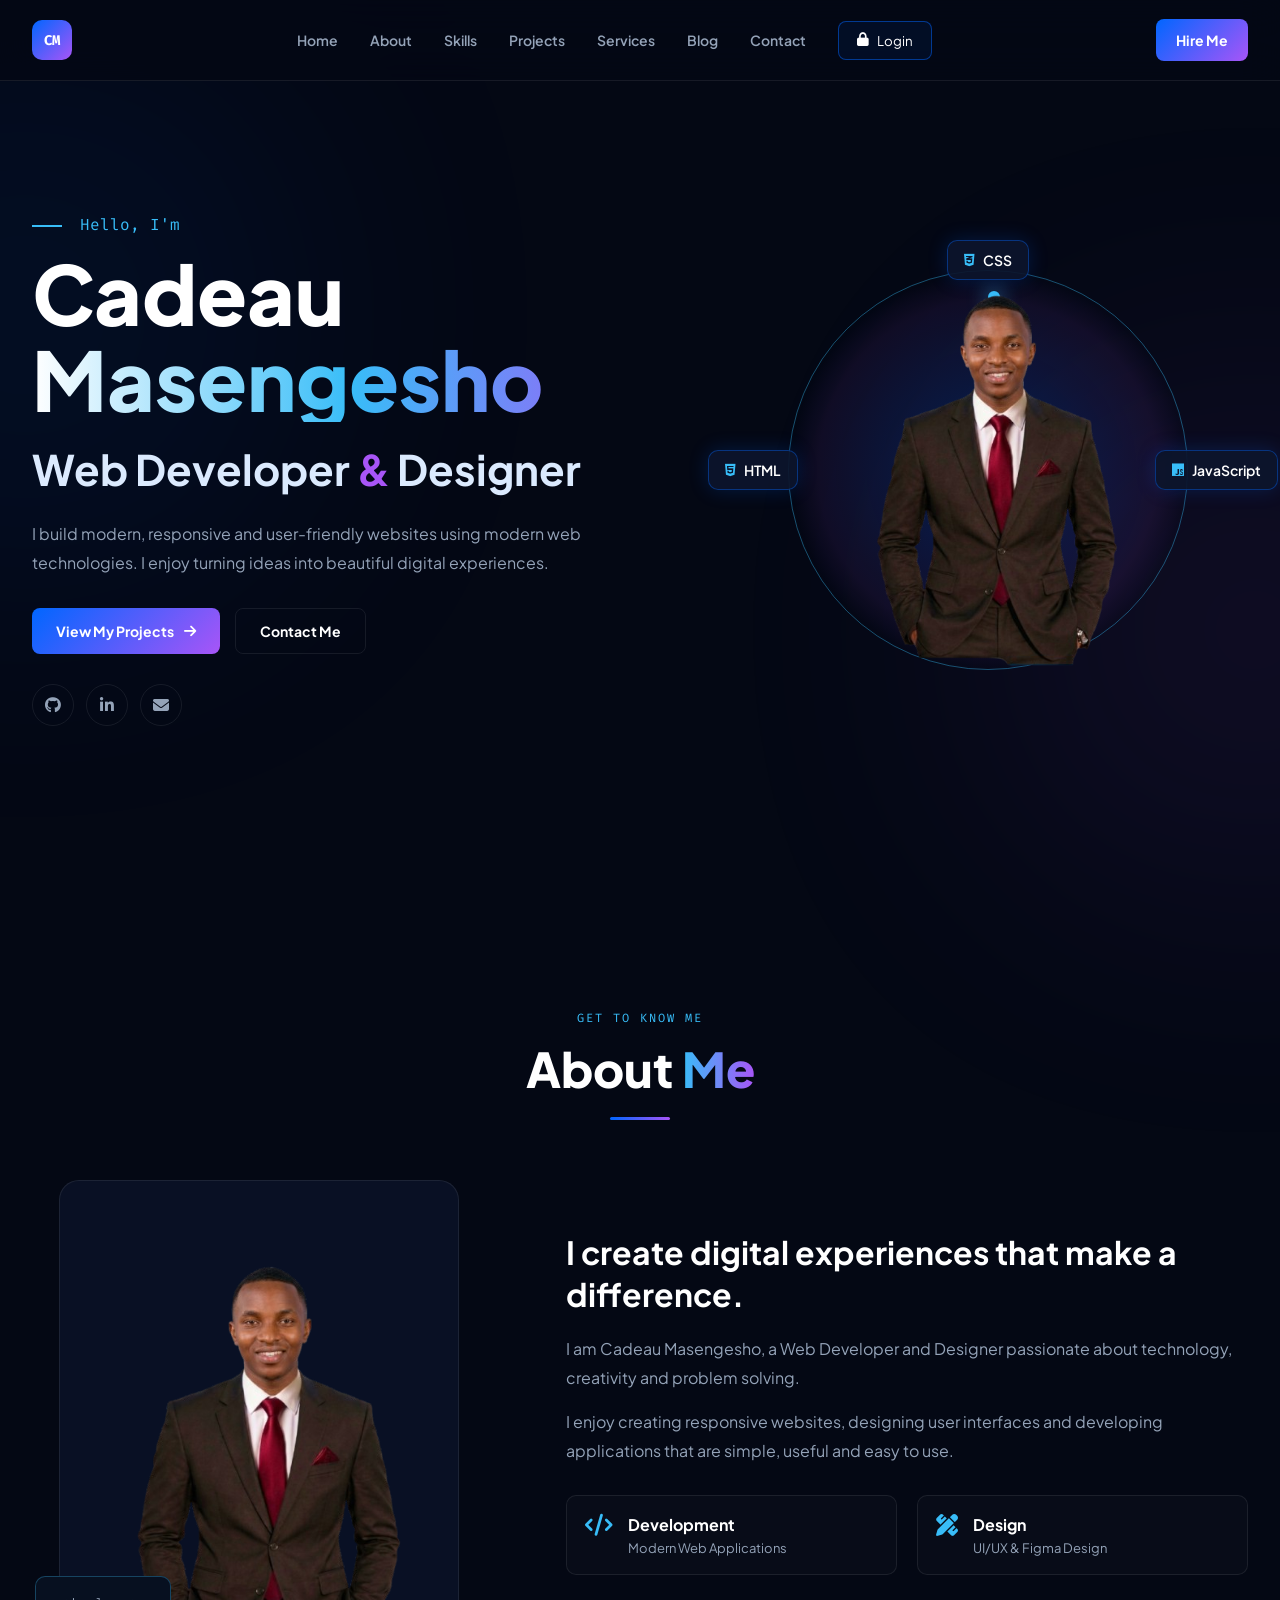
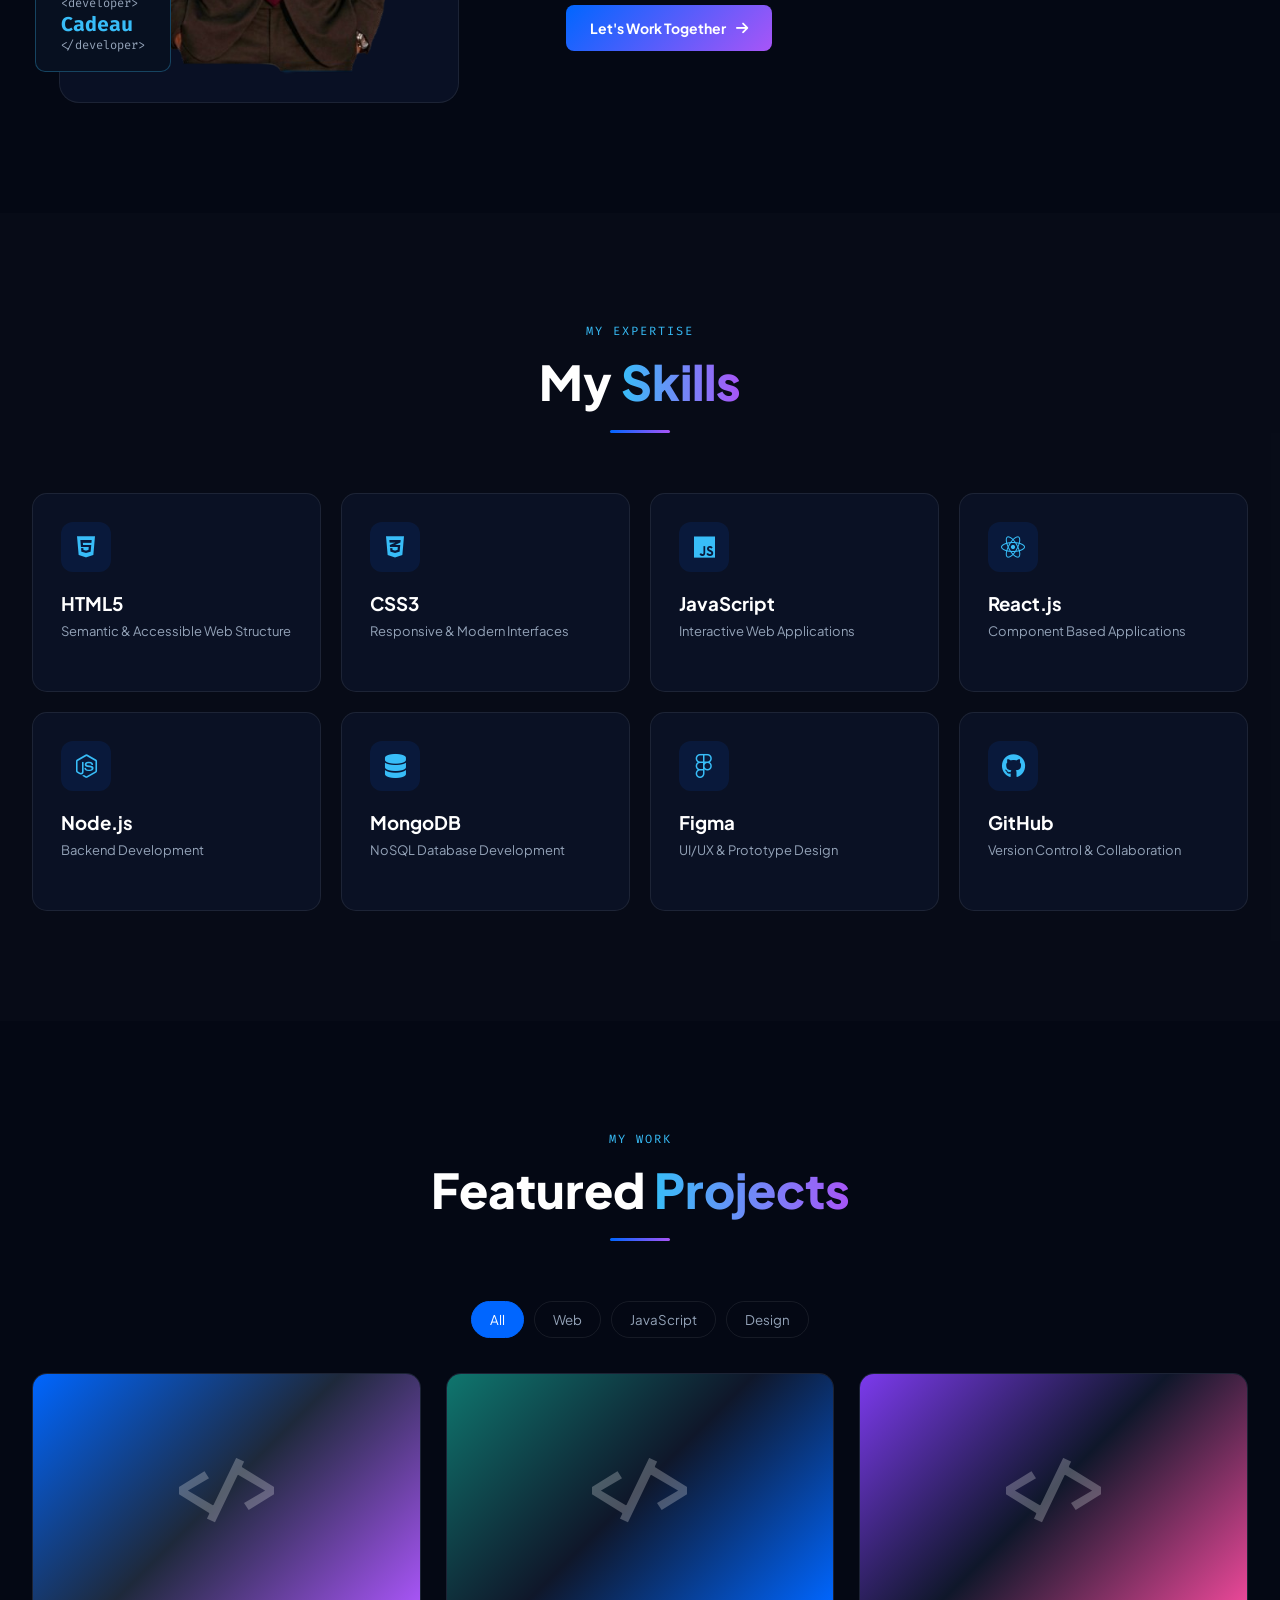
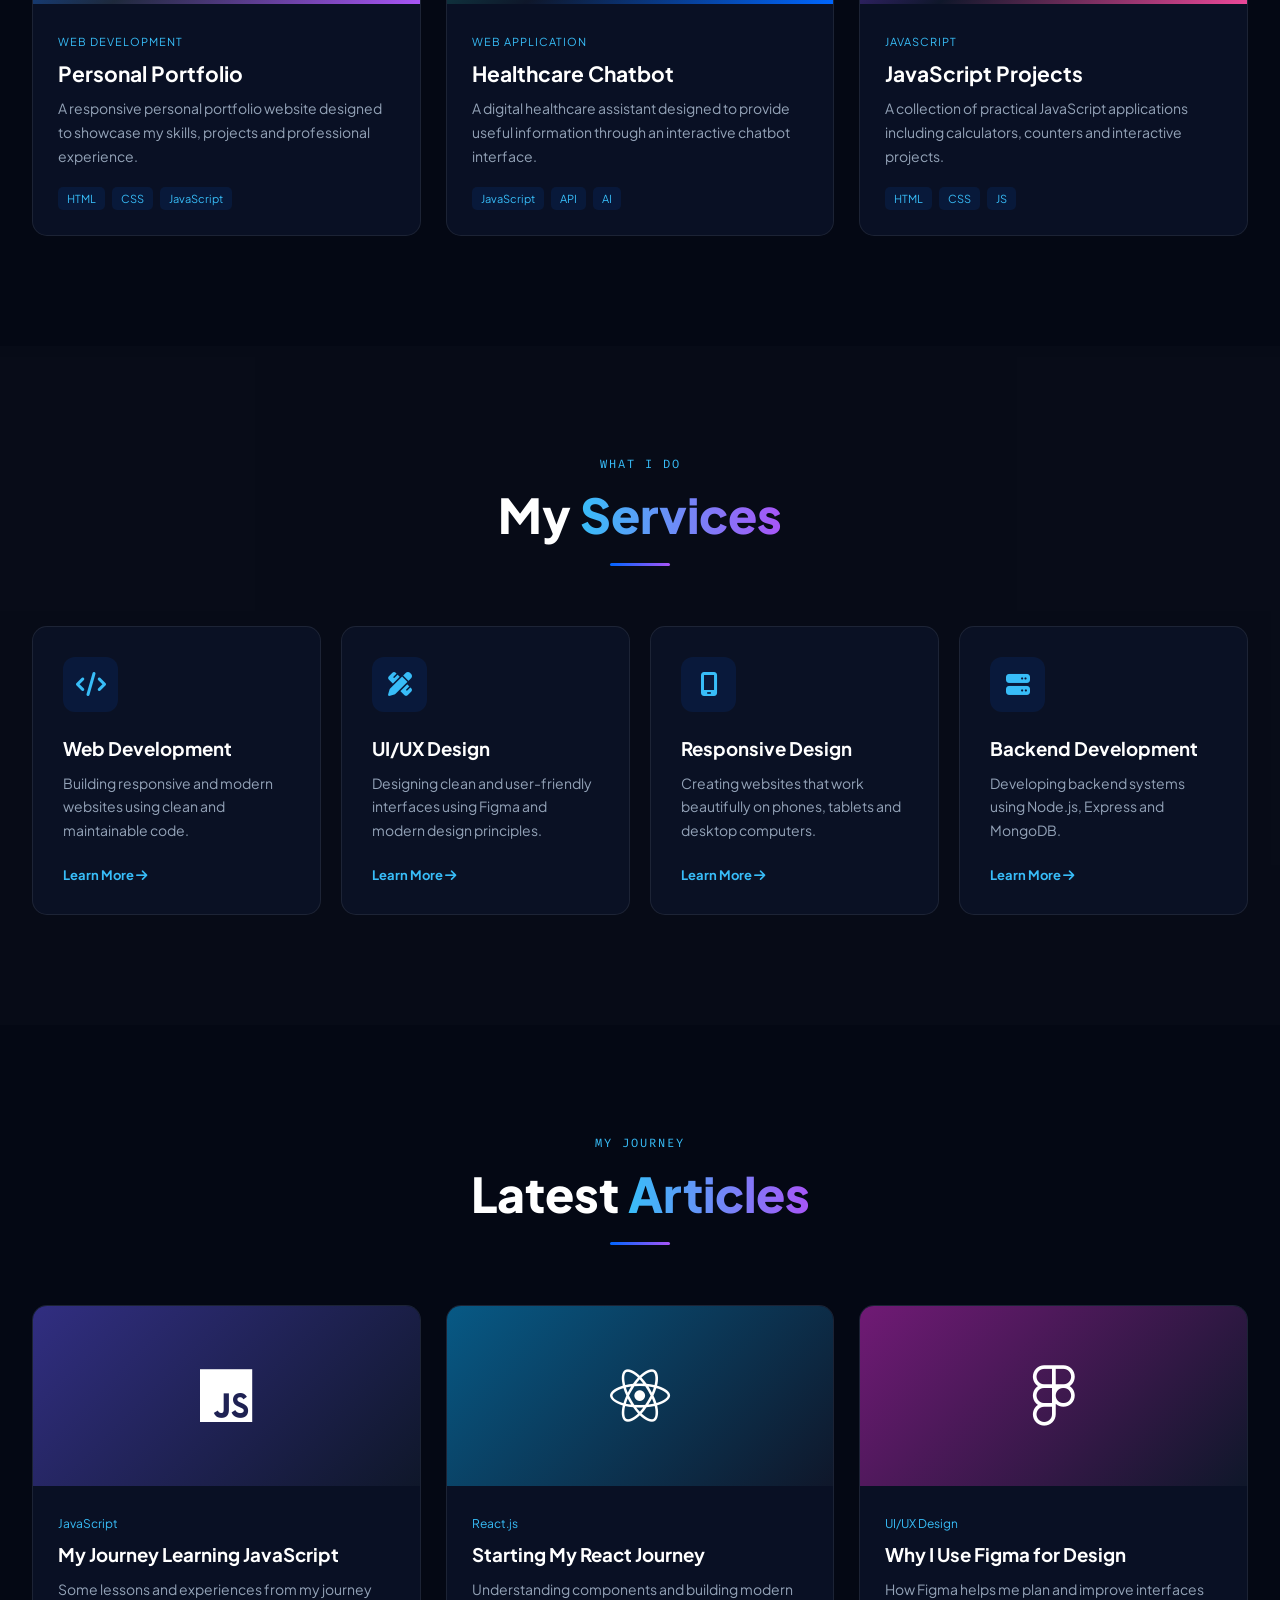
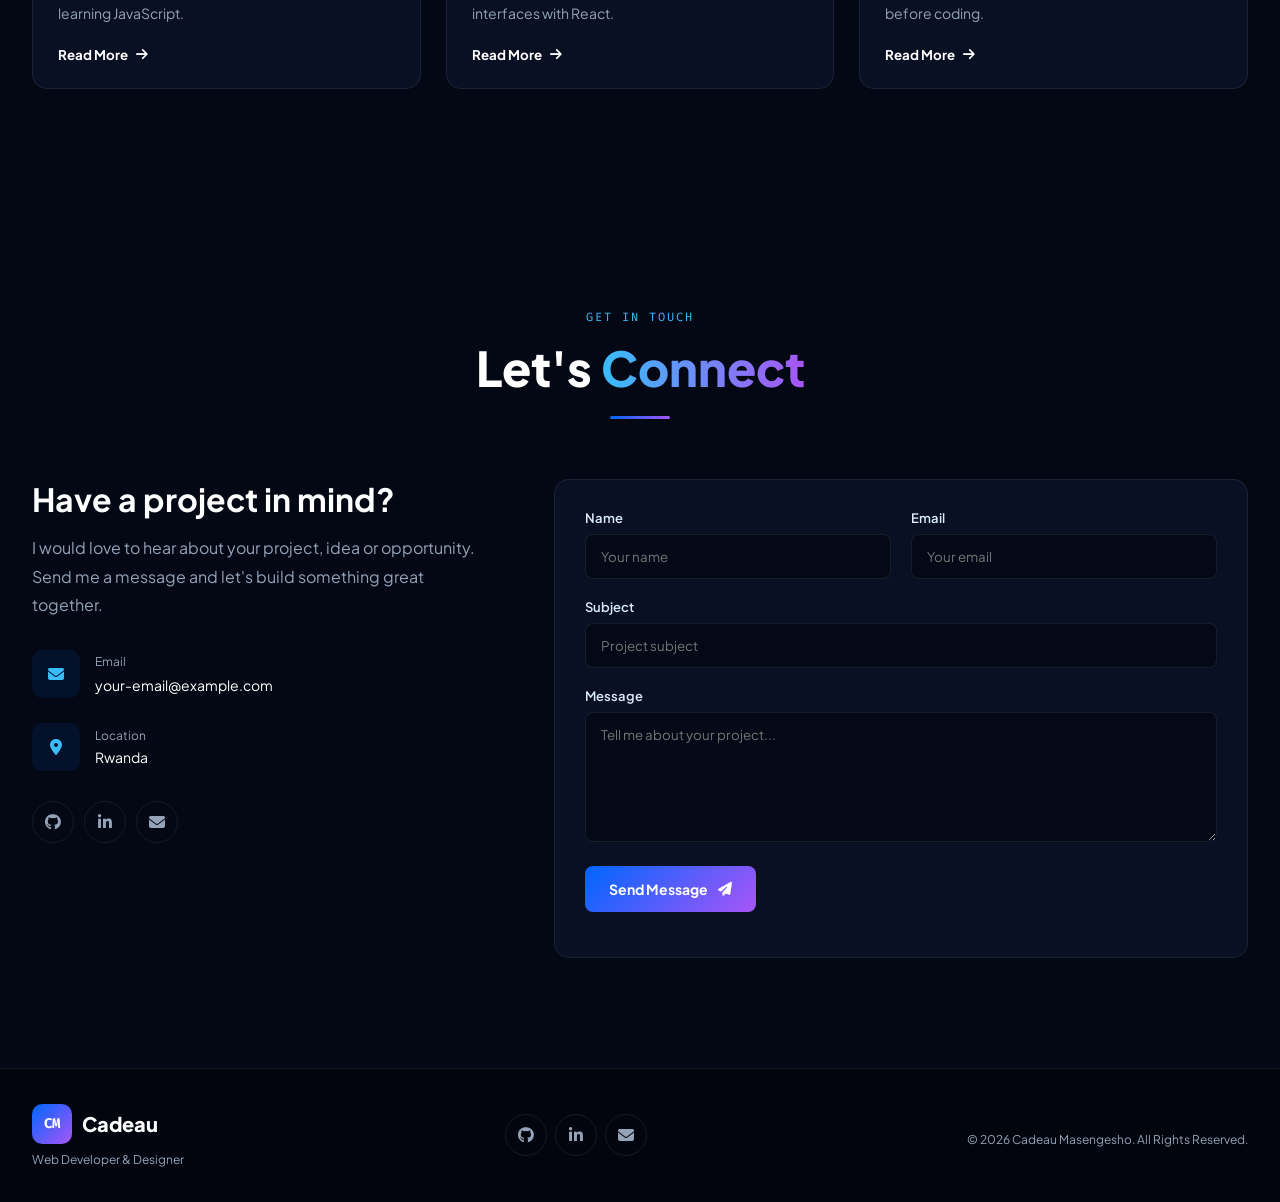
<file: index.html>
<!DOCTYPE html>
<html lang="en">
<head>
    <meta charset="UTF-8">
    <meta name="viewport" content="width=device-width, initial-scale=1.0">

    <meta name="description"
        content="Cadeau Masengesho - Web Developer and Designer Portfolio">

    <title>Cadeau Masengesho | Web Developer & Designer</title>

    <!-- Google Fonts -->
    <link rel="preconnect" href="https://fonts.googleapis.com">
    <link rel="preconnect" href="https://fonts.gstatic.com" crossorigin>

    <link href="https://fonts.googleapis.com/css2?family=Fira+Code:wght@400;500;600;700&family=Plus+Jakarta+Sans:wght@400;500;600;700;800&display=swap"
        rel="stylesheet">

    <!-- Font Awesome -->
    <link rel="stylesheet"
        href="https://cdnjs.cloudflare.com/ajax/libs/font-awesome/6.4.0/css/all.min.css">

    <link rel="stylesheet" href="portfolio.css">
</head>

<body>

    <!-- Background Glow -->
    <div class="glow-bg glow-1"></div>
    <div class="glow-bg glow-2"></div>

    <!-- ================= NAVBAR ================= -->

    <header class="navbar">

        <div class="container nav-container">

            <a href="#home" class="logo">
                <span class="logo-box">CM</span>
             
            </a>

            <nav class="nav-links" id="navLinks">

                <a href="#home" class="active">Home</a>
                <a href="#about">About</a>
                <a href="#skills">Skills</a>
                <a href="#projects">Projects</a>
                <a href="#services">Services</a>
                <a href="#blog">Blog</a>
                <a href="#contact">Contact</a>

                <button class="login-nav-btn" id="openLogin">
                    <i class="fa-solid fa-lock"></i>
                    Login
                </button>

            </nav>

            <a href="#contact" class="hire-btn">
                Hire Me
            </a>

            <button class="menu-btn" id="menuBtn">
                <i class="fa-solid fa-bars"></i>
            </button>

        </div>

    </header>


    <!-- ================= HOME ================= -->

    <main>

        <section id="home" class="hero section">

            <div class="container hero-container">

                <div class="hero-content">

                    <p class="hero-small">
                        <span></span>
                        Hello, I'm
                    </p>

                    <h1>
                        Cadeau
                        <span>Masengesho</span>
                    </h1>

                    <h2>
                        Web Developer <span>&</span> Designer
                    </h2>

                    <p class="hero-description">
                        I build modern, responsive and user-friendly websites
                        using modern web technologies. I enjoy turning ideas
                        into beautiful digital experiences.
                    </p>

                    <div class="hero-buttons">

                        <a href="#projects" class="primary-btn">
                            View My Projects
                            <i class="fa-solid fa-arrow-right"></i>
                        </a>

                        <a href="#contact" class="secondary-btn">
                            Contact Me
                        </a>

                    </div>

                    <div class="hero-socials">

                        <a href="#" title="GitHub">
                            <i class="fa-brands fa-github"></i>
                        </a>

                        <a href="https://web.whatsapp.com/" title="LinkedIn">
                            <i class="fa-brands fa-linkedin-in"></i>
                        </a>

                        <a href="mailto:your-email@example.com"
                            title="Email">
                            <i class="fa-solid fa-envelope"></i>
                        </a>

                    </div>

                </div>



   

    <!-- HTML: LEFT -->
    <div class="hero-image-area">

    <div class="hero-image-circle">

        <div class="image-ring"></div>

        <img src="profile-removebg-preview.png"
             alt="Cadeau Masengesho">

    </div>

    <!-- HTML - LEFT -->
    <div class="code-badge badge-one">
        <i class="fa-brands fa-html5"></i>
        HTML
    </div>

    <!-- CSS - TOP -->
    <div class="code-badge badge-two">
        <i class="fa-brands fa-css3-alt"></i>
        CSS
    </div>

    <!-- JavaScript - RIGHT -->
    <div class="code-badge badge-three">
        <i class="fa-brands fa-js"></i>
        JavaScript
    </div>

</div>

</div>

</div>                   

                   

                </div>

            </div>

        </section>


        <!-- ================= ABOUT ================= -->

        <section id="about" class="section about-section">

            <div class="container">

                <div class="section-heading">

                    <p>GET TO KNOW ME</p>

                    <h2>
                        About <span>Me</span>
                    </h2>

                    <div class="heading-line"></div>

                </div>


                <div class="about-container">

                    <div class="about-image">

                        <div class="about-image-card">

                            <img src="profile-removebg-preview.png"
                                alt="Cadeau Masengesho">

                            <div class="about-code-card">
                                <span>&lt;developer&gt;</span>
                                <strong>Cadeau</strong>
                                <span>&lt;/developer&gt;</span>
                            </div>

                        </div>

                    </div>


                    <div class="about-content">

                        <h3>
                            I create digital experiences
                            that make a difference.
                        </h3>

                        <p>
                            I am Cadeau Masengesho, a Web Developer and
                            Designer passionate about technology, creativity
                            and problem solving.
                        </p>

                        <p>
                            I enjoy creating responsive websites, designing
                            user interfaces and developing applications that
                            are simple, useful and easy to use.
                        </p>

                        <div class="about-info">

                            <div>
                                <i class="fa-solid fa-code"></i>
                                <div>
                                    <h4>Development</h4>
                                    <p>Modern Web Applications</p>
                                </div>
                            </div>

                            <div>
                                <i class="fa-solid fa-pen-ruler"></i>
                                <div>
                                    <h4>Design</h4>
                                    <p>UI/UX & Figma Design</p>
                                </div>
                            </div>

                        </div>

                        <a href="#contact" class="primary-btn">
                            Let's Work Together
                            <i class="fa-solid fa-arrow-right"></i>
                        </a>

                    </div>

                </div>

            </div>

        </section>


        <!-- ================= SKILLS ================= -->

        <section id="skills" class="section skills-section">

            <div class="container">

                <div class="section-heading">

                    <p>MY EXPERTISE</p>

                    <h2>
                        My <span>Skills</span>
                    </h2>

                    <div class="heading-line"></div>

                </div>


                <div class="skills-grid" id="skillsGrid">

                    <div class="skill-card">

                        <div class="skill-icon html">
                            <i class="fa-brands fa-html5"></i>
                        </div>

                        <h3>HTML5</h3>
                        <p>Semantic & Accessible Web Structure</p>

                        

                        

                    </div>


                    <div class="skill-card">

                        <div class="skill-icon css">
                            <i class="fa-brands fa-css3-alt"></i>
                        </div>

                        <h3>CSS3</h3>
                        <p>Responsive & Modern Interfaces</p>

                        

                    </div>


                    <div class="skill-card">

                        <div class="skill-icon javascript">
                            <i class="fa-brands fa-js"></i>
                        </div>

                        <h3>JavaScript</h3>
                        <p>Interactive Web Applications</p>

                        

                        

                    </div>


                    <div class="skill-card">

                        <div class="skill-icon react">
                            <i class="fa-brands fa-react"></i>
                        </div>

                        <h3>React.js</h3>
                        <p>Component Based Applications</p>

                        

                    </div>


                    <div class="skill-card">

                        <div class="skill-icon node">
                            <i class="fa-brands fa-node-js"></i>
                        </div>

                        <h3>Node.js</h3>
                        <p>Backend Development</p>

                        

                    </div>


                    <div class="skill-card">

                        <div class="skill-icon mongo">
                            <i class="fa-solid fa-database"></i>
                        </div>

                        <h3>MongoDB</h3>
                        <p>NoSQL Database Development</p>

                       

                    </div>


                    <div class="skill-card">

                        <div class="skill-icon figma">
                            <i class="fa-brands fa-figma"></i>
                        </div>

                        <h3>Figma</h3>
                        <p>UI/UX & Prototype Design</p>

                        

                    </div>


                    <div class="skill-card">

                        <div class="skill-icon github">
                            <i class="fa-brands fa-github"></i>
                        </div>

                        <h3>GitHub</h3>
                        <p>Version Control & Collaboration</p>

                       

                    </div>

                </div>

            </div>

        </section>


        <!-- ================= PROJECTS ================= -->

        <section id="projects" class="section projects-section">

            <div class="container">

                <div class="section-heading">

                    <p>MY WORK</p>

                    <h2>
                        Featured <span>Projects</span>
                    </h2>

                    <div class="heading-line"></div>

                </div>


                <div class="project-filter">

                    <button class="filter-btn active"
                        data-filter="all">
                        All
                    </button>

                    <button class="filter-btn"
                        data-filter="web">
                        Web
                    </button>

                    <button class="filter-btn"
                        data-filter="javascript">
                        JavaScript
                    </button>

                    <button class="filter-btn"
                        data-filter="design">
                        Design
                    </button>

                </div>


                <div class="projects-grid" id="projectsGrid">

                    <article class="project-card"
                        data-category="web">

                        <div class="project-image project-one">

                            <div class="project-overlay">

                                <a href="https://true2portifolio.netlify.app/" class="project-link">
                                    <i class="fa-solid fa-arrow-up-right-from-square"></i>
                                </a>

                                <a href="#" class="project-link">
                                    <i class="fa-brands fa-github"></i>
                                </a>

                            </div>

                        </div>

                        <div class="project-content">

                            <span class="project-category">
                                Web Development
                            </span>

                            <h3>Personal Portfolio</h3>

                            <p>
                                A responsive personal portfolio website
                                designed to showcase my skills, projects
                                and professional experience.
                            </p>

                            <div class="tech-tags">
                                <span>HTML</span>
                                <span>CSS</span>
                                <span>JavaScript</span>
                            </div>

                        </div>

                    </article>


                    <article class="project-card"
                        data-category="web">

                        <div class="project-image project-two">

                            <div class="project-overlay">

                                <a href="#" class="project-link">
                                    <i class="fa-solid fa-arrow-up-right-from-square"></i>
                                </a>

                                <a href="#" class="project-link">
                                    <i class="fa-brands fa-github"></i>
                                </a>

                            </div>

                        </div>

                        <div class="project-content">

                            <span class="project-category">
                                Web Application
                            </span>

                            <h3>Healthcare Chatbot</h3>

                            <p>
                                A digital healthcare assistant designed
                                to provide useful information through
                                an interactive chatbot interface.
                            </p>

                            <div class="tech-tags">
                                <span>JavaScript</span>
                                <span>API</span>
                                <span>AI</span>
                            </div>

                        </div>

                    </article>


                    <article class="project-card"
                        data-category="javascript">

                        <div class="project-image project-three">

                            <div class="project-overlay">

                                <a href="#" class="project-link">
                                    <i class="fa-solid fa-arrow-up-right-from-square"></i>
                                </a>

                                <a href="#" class="project-link">
                                    <i class="fa-brands fa-github"></i>
                                </a>

                            </div>

                        </div>

                        <div class="project-content">

                            <span class="project-category">
                                JavaScript
                            </span>

                            <h3>JavaScript Projects</h3>

                            <p>
                                A collection of practical JavaScript
                                applications including calculators,
                                counters and interactive projects.
                            </p>

                            <div class="tech-tags">
                                <span>HTML</span>
                                <span>CSS</span>
                                <span>JS</span>
                            </div>

                        </div>

                    </article>

                </div>

            </div>

        </section>


        <!-- ================= SERVICES ================= -->

        <section id="services" class="section services-section">

            <div class="container">

                <div class="section-heading">

                    <p>WHAT I DO</p>

                    <h2>
                        My <span>Services</span>
                    </h2>

                    <div class="heading-line"></div>

                </div>


                <div class="services-grid">

                    <div class="service-card">

                        

                        <div class="service-icon">
                            <i class="fa-solid fa-code"></i>
                        </div>

                        <h3>Web Development</h3>

                        <p>
                            Building responsive and modern websites
                            using clean and maintainable code.
                        </p>

                        <a href="#contact">
                            Learn More
                            <i class="fa-solid fa-arrow-right"></i>
                        </a>

                    </div>


                    <div class="service-card">

                        

                        <div class="service-icon">
                            <i class="fa-solid fa-pen-ruler"></i>
                        </div>

                        <h3>UI/UX Design</h3>

                        <p>
                            Designing clean and user-friendly interfaces
                            using Figma and modern design principles.
                        </p>

                        <a href="#contact">
                            Learn More
                            <i class="fa-solid fa-arrow-right"></i>
                        </a>

                    </div>


                    <div class="service-card">

                       

                        <div class="service-icon">
                            <i class="fa-solid fa-mobile-screen"></i>
                        </div>

                        <h3>Responsive Design</h3>

                        <p>
                            Creating websites that work beautifully
                            on phones, tablets and desktop computers.
                        </p>

                        <a href="#contact">
                            Learn More
                            <i class="fa-solid fa-arrow-right"></i>
                        </a>

                    </div>


                    <div class="service-card">

                       

                        <div class="service-icon">
                            <i class="fa-solid fa-server"></i>
                        </div>

                        <h3>Backend Development</h3>

                        <p>
                            Developing backend systems using Node.js,
                            Express and MongoDB.
                        </p>

                        <a href="#contact">
                            Learn More
                            <i class="fa-solid fa-arrow-right"></i>
                        </a>

                    </div>

                </div>

            </div>

        </section>


        <!-- ================= BLOG ================= -->

        <section id="blog" class="section blog-section">

            <div class="container">

                <div class="section-heading">

                    <p>MY JOURNEY</p>

                    <h2>
                        Latest <span>Articles</span>
                    </h2>

                    <div class="heading-line"></div>

                </div>


                <div class="blog-grid" id="blogGrid">

                    <article class="blog-card">

                        <div class="blog-image blog-one">
                            <i class="fa-brands fa-js"></i>
                        </div>

                        <div class="blog-content">

                            <span>JavaScript</span>

                            <h3>
                                My Journey Learning JavaScript
                            </h3>

                            <p>
                                Some lessons and experiences from my
                                journey learning JavaScript.
                            </p>

                            <button class="read-more"
                                data-title="My Journey Learning JavaScript"
                                data-content="JavaScript has helped me understand how websites become interactive. I have worked with variables, functions, conditions, loops, arrays, objects, DOM manipulation and many practical projects.">
                                Read More
                                <i class="fa-solid fa-arrow-right"></i>
                            </button>

                        </div>

                    </article>


                    <article class="blog-card">

                        <div class="blog-image blog-two">
                            <i class="fa-brands fa-react"></i>
                        </div>

                        <div class="blog-content">

                            <span>React.js</span>

                            <h3>
                                Starting My React Journey
                            </h3>

                            <p>
                                Understanding components and building
                                modern interfaces with React.
                            </p>

                            <button class="read-more"
                                data-title="Starting My React Journey"
                                data-content="React allows developers to create reusable UI components. My next step is to build more practical applications using React, APIs and modern frontend development techniques.">
                                Read More
                                <i class="fa-solid fa-arrow-right"></i>
                            </button>

                        </div>

                    </article>


                    <article class="blog-card">

                        <div class="blog-image blog-three">
                            <i class="fa-brands fa-figma"></i>
                        </div>

                        <div class="blog-content">

                            <span>UI/UX Design</span>

                            <h3>
                                Why I Use Figma for Design
                            </h3>

                            <p>
                                How Figma helps me plan and improve
                                interfaces before coding.
                            </p>

                            <button class="read-more"
                                data-title="Why I Use Figma for Design"
                                data-content="Figma makes it easier to plan layouts, colors, typography and user experiences before writing code. It also makes it easier to communicate design ideas with others.">
                                Read More
                                <i class="fa-solid fa-arrow-right"></i>
                            </button>

                        </div>

                    </article>

                </div>

            </div>

        </section>


        <!-- ================= CONTACT ================= -->

        <section id="contact" class="section contact-section">

            <div class="container">

                <div class="section-heading">

                    <p>GET IN TOUCH</p>

                    <h2>
                        Let's <span>Connect</span>
                    </h2>

                    <div class="heading-line"></div>

                </div>


                <div class="contact-container">

                    <div class="contact-info">

                        <h3>
                            Have a project in mind?
                        </h3>

                        <p>
                            I would love to hear about your project,
                            idea or opportunity. Send me a message
                            and let's build something great together.
                        </p>


                        <div class="contact-item">

                            <div class="contact-icon">
                                <i class="fa-solid fa-envelope"></i>
                            </div>

                            <div>
                                <span>Email</span>
                                <a href="mailto:your-email@example.com">
                                    your-email@example.com
                                </a>
                            </div>

                        </div>


                        <div class="contact-item">

                            <div class="contact-icon">
                                <i class="fa-solid fa-location-dot"></i>
                            </div>

                            <div>
                                <span>Location</span>
                                <p>Rwanda</p>
                            </div>

                        </div>


                        <div class="contact-socials">

                            <a href="#">
                                <i class="fa-brands fa-github"></i>
                            </a>

                            <a href="#">
                                <i class="fa-brands fa-linkedin-in"></i>
                            </a>

                            <a href="mailto:your-email@example.com">
                                <i class="fa-solid fa-envelope"></i>
                            </a>

                        </div>

                    </div>


                    <form class="contact-form" id="contactForm">

                        <div class="form-row">

                            <div class="form-group">

                                <label>Name</label>

                                <input type="text"
                                    id="contactName"
                                    placeholder="Your name"
                                    required>

                            </div>


                            <div class="form-group">

                                <label>Email</label>

                                <input type="email"
                                    id="contactEmail"
                                    placeholder="Your email"
                                    required>

                            </div>

                        </div>


                        <div class="form-group">

                            <label>Subject</label>

                            <input type="text"
                                id="contactSubject"
                                placeholder="Project subject"
                                required>

                        </div>


                        <div class="form-group">

                            <label>Message</label>

                            <textarea id="contactMessage"
                                rows="6"
                                placeholder="Tell me about your project..."
                                required></textarea>

                        </div>


                        <button type="submit" class="primary-btn">
                            Send Message
                            <i class="fa-solid fa-paper-plane"></i>
                        </button>

                        <p class="form-message" id="contactMessageStatus"></p>

                    </form>

                </div>

            </div>

        </section>

    </main>


    <!-- ================= FOOTER ================= -->

    <footer class="footer">

        <div class="container footer-container">

            <div>

                <a href="#home" class="logo">
                    <span class="logo-box">CM</span>
                    <span>Cadeau</span>
                </a>

                <p>
                    Web Developer & Designer
                </p>

            </div>


            <div class="footer-socials">

                <a href="#">
                    <i class="fa-brands fa-github"></i>
                </a>

                <a href="#">
                    <i class="fa-brands fa-linkedin-in"></i>
                </a>

                <a href="mailto:your-email@example.com">
                    <i class="fa-solid fa-envelope"></i>
                </a>

            </div>


            <p class="copyright">
                © <span id="currentYear">2026</span>
                Cadeau Masengesho. All Rights Reserved.
            </p>

        </div>

    </footer>


    <!-- ================= LOGIN MODAL ================= -->

    <div class="modal" id="loginModal">

        <div class="login-box">

            <button class="modal-close" id="closeLogin">
                <i class="fa-solid fa-xmark"></i>
            </button>

            <div class="login-icon">
                <i class="fa-solid fa-user-shield"></i>
            </div>

            <h2>
                Admin <span>Login</span>
            </h2>

            <p>
                Login to manage your portfolio.
            </p>

            <form id="loginForm">

                <div class="form-group">

                    <label>Email</label>

                    <div class="input-icon">

                        <i class="fa-solid fa-envelope"></i>

                        <input type="email"
                            id="loginEmail"
                            placeholder="Admin email"
                            required>

                    </div>

                </div>


                <div class="form-group">

                    <label>Password</label>

                    <div class="input-icon">

                        <i class="fa-solid fa-lock"></i>

                        <input type="password"
                            id="loginPassword"
                            placeholder="Password"
                            required>

                    </div>

                </div>


                <button type="submit"
                    class="primary-btn full-btn">

                    Login
                    <i class="fa-solid fa-right-to-bracket"></i>

                </button>

                <p class="login-error" id="loginError"></p>

            </form>

            <small class="demo-login">
                Demo: admin@example.com / admin123
            </small>

        </div>

    </div>


    <!-- ================= ADMIN DASHBOARD ================= -->

    <div class="admin-dashboard" id="adminDashboard">

        <!-- Admin Sidebar -->

        <aside class="admin-sidebar" id="adminSidebar">

            <div class="admin-logo">

                <span class="logo-box">CM</span>

                <div>
                    <strong>Admin Panel</strong>
                    <small>Cadeau Portfolio</small>
                </div>

            </div>


            <nav class="admin-nav">

                <button class="admin-nav-item active"
                    data-admin-section="dashboard">

                    <i class="fa-solid fa-chart-line"></i>
                    Dashboard

                </button>


                <button class="admin-nav-item"
                    data-admin-section="projects">

                    <i class="fa-solid fa-folder"></i>
                    Projects

                </button>


                <button class="admin-nav-item"
                    data-admin-section="messages">

                    <i class="fa-solid fa-envelope"></i>
                    Messages

                    <span class="notification-count"
                        id="messageCount">
                        0
                    </span>

                </button>


                <button class="admin-nav-item"
                    data-admin-section="blogs">

                    <i class="fa-solid fa-newspaper"></i>
                    Blog

                </button>


                <button class="admin-nav-item"
                    data-admin-section="skills">

                    <i class="fa-solid fa-code"></i>
                    Skills

                </button>


                <button class="admin-nav-item"
                    data-admin-section="services">

                    <i class="fa-solid fa-briefcase"></i>
                    Services

                </button>


                <button class="admin-nav-item"
                    data-admin-section="profile">

                    <i class="fa-solid fa-user"></i>
                    Profile

                </button>


                <button class="admin-nav-item"
                    data-admin-section="settings">

                    <i class="fa-solid fa-gear"></i>
                    Settings

                </button>

            </nav>


            <button class="admin-logout" id="logoutBtn">

                <i class="fa-solid fa-right-from-bracket"></i>

                Logout

            </button>

        </aside>


        <!-- Admin Main -->

        <div class="admin-main">

            <header class="admin-topbar">

                <button class="admin-menu-btn"
                    id="adminMenuBtn">

                    <i class="fa-solid fa-bars"></i>

                </button>

                <div>

                    <h2 id="adminPageTitle">
                        Dashboard
                    </h2>

                    <p>
                        Manage your portfolio
                    </p>

                </div>


                <a href="#home"
                    class="view-site-btn"
                    id="viewSiteBtn">

                    <i class="fa-solid fa-globe"></i>
                    View Website

                </a>

            </header>


            <div class="admin-content">


                <!-- DASHBOARD -->

                <section class="admin-section active"
                    id="admin-dashboard">

                    <div class="admin-welcome">

                        <div>

                            <p>WELCOME BACK</p>

                            <h1>
                                Hello, Cadeau 👋
                            </h1>

                            <span>
                                Here's what's happening with your portfolio.
                            </span>

                        </div>

                    </div>


                    <div class="stats-grid">

                        <div class="stat-card">

                            <div class="stat-icon blue">
                                <i class="fa-solid fa-folder-open"></i>
                            </div>

                            <div>
                                <span>Projects</span>
                                <strong id="statProjects">3</strong>
                            </div>

                        </div>


                        <div class="stat-card">

                            <div class="stat-icon purple">
                                <i class="fa-solid fa-envelope"></i>
                            </div>

                            <div>
                                <span>Messages</span>
                                <strong id="statMessages">0</strong>
                            </div>

                        </div>


                        <div class="stat-card">

                            <div class="stat-icon cyan">
                                <i class="fa-solid fa-newspaper"></i>
                            </div>

                            <div>
                                <span>Blog Posts</span>
                                <strong id="statBlogs">3</strong>
                            </div>

                        </div>


                        <div class="stat-card">

                            <div class="stat-icon green">
                                <i class="fa-solid fa-code"></i>
                            </div>

                            <div>
                                <span>Skills</span>
                                <strong>8</strong>
                            </div>

                        </div>

                    </div>


                    <div class="admin-card">

                        <div class="admin-card-header">

                            <div>
                                <h3>Quick Actions</h3>
                                <p>Manage your website quickly.</p>
                            </div>

                        </div>


                        <div class="quick-actions">

                            <button class="quick-action"
                                data-action="add-project">

                                <i class="fa-solid fa-plus"></i>

                                <span>Add Project</span>

                            </button>


                            <button class="quick-action"
                                data-action="messages">

                                <i class="fa-solid fa-envelope"></i>

                                <span>View Messages</span>

                            </button>


                            <button class="quick-action"
                                data-action="blogs">

                                <i class="fa-solid fa-pen"></i>

                                <span>Manage Blog</span>

                            </button>


                            <button class="quick-action"
                                data-action="profile">

                                <i class="fa-solid fa-user"></i>

                                <span>Edit Profile</span>

                            </button>

                        </div>

                    </div>

                </section>


                <!-- PROJECTS -->

                <section class="admin-section"
                    id="admin-projects">

                    <div class="admin-section-title">

                        <div>
                            <h1>Projects</h1>
                            <p>Manage your portfolio projects.</p>
                        </div>

                        <button class="primary-btn"
                            id="addProjectBtn">

                            <i class="fa-solid fa-plus"></i>
                            Add Project

                        </button>

                    </div>


                    <div class="admin-table-card">

                        <div class="table-responsive">

                            <table>

                                <thead>

                                    <tr>
                                        <th>Project</th>
                                        <th>Category</th>
                                        <th>Technology</th>
                                        <th>Actions</th>
                                    </tr>

                                </thead>

                                <tbody id="adminProjectsTable">
                                </tbody>

                            </table>

                        </div>

                    </div>

                </section>


                <!-- MESSAGES -->

                <section class="admin-section"
                    id="admin-messages">

                    <div class="admin-section-title">

                        <div>
                            <h1>Messages</h1>
                            <p>Messages received from your contact form.</p>
                        </div>

                    </div>


                    <div class="admin-table-card">

                        <div class="table-responsive">

                            <table>

                                <thead>

                                    <tr>
                                        <th>Name</th>
                                        <th>Email</th>
                                        <th>Subject</th>
                                        <th>Message</th>
                                        <th>Actions</th>
                                    </tr>

                                </thead>

                                <tbody id="messagesTable">
                                </tbody>

                            </table>

                        </div>

                    </div>

                </section>


                <!-- BLOG -->

                <section class="admin-section"
                    id="admin-blogs">

                    <div class="admin-section-title">

                        <div>
                            <h1>Blog</h1>
                            <p>Manage your articles.</p>
                        </div>

                        <button class="primary-btn"
                            id="addBlogBtn">

                            <i class="fa-solid fa-plus"></i>
                            Add Article

                        </button>

                    </div>


                    <div class="admin-table-card">

                        <div class="table-responsive">

                            <table>

                                <thead>

                                    <tr>
                                        <th>Title</th>
                                        <th>Category</th>
                                        <th>Actions</th>
                                    </tr>

                                </thead>

                                <tbody id="adminBlogsTable">
                                </tbody>

                            </table>

                        </div>

                    </div>

                </section>


                <!-- SKILLS -->

                <section class="admin-section"
                    id="admin-skills">

                    <div class="admin-section-title">

                        <div>
                            <h1>Skills</h1>
                            <p>Manage your technical skills.</p>
                        </div>

                    </div>


                    <div class="admin-card">

                        <div class="admin-form-grid">

                            <div class="form-group">

                                <label>Skill Name</label>

                                <input type="text"
                                    id="newSkillName"
                                    placeholder="e.g. TypeScript">

                            </div>


                            <div class="form-group">

                                <label>Skill Level</label>

                                <input type="number"
                                    id="newSkillLevel"
                                    min="0"
                                    max="100"
                                    placeholder="80">

                            </div>

                        </div>


                        <button class="primary-btn"
                            id="addSkillBtn">

                            Add Skill

                        </button>

                    </div>


                    <div class="admin-skills-list"
                        id="adminSkillsList">

                    </div>

                </section>


                <!-- SERVICES -->

                <section class="admin-section"
                    id="admin-services">

                    <div class="admin-section-title">

                        <div>
                            <h1>Services</h1>
                            <p>Manage the services shown on your website.</p>
                        </div>

                    </div>


                    <div class="admin-card">

                        <div class="service-admin-list">

                            <div>
                                <strong>Web Development</strong>
                                <span>Active</span>
                            </div>

                            <div>
                                <strong>UI/UX Design</strong>
                                <span>Active</span>
                            </div>

                            <div>
                                <strong>Responsive Design</strong>
                                <span>Active</span>
                            </div>

                            <div>
                                <strong>Backend Development</strong>
                                <span>Active</span>
                            </div>

                        </div>

                    </div>

                </section>


                <!-- PROFILE -->

                <section class="admin-section"
                    id="admin-profile">

                    <div class="admin-section-title">

                        <div>
                            <h1>Profile</h1>
                            <p>Update your portfolio information.</p>
                        </div>

                    </div>


                    <div class="admin-card">

                        <div class="admin-form-grid">

                            <div class="form-group">

                                <label>Full Name</label>

                                <input type="text"
                                    id="profileName"
                                    value="Cadeau Masengesho">

                            </div>


                            <div class="form-group">

                                <label>Profession</label>

                                <input type="text"
                                    id="profileProfession"
                                    value="Web Developer & Designer">

                            </div>


                            <div class="form-group">

                                <label>Email</label>

                                <input type="email"
                                    id="profileEmail"
                                    value="your-email@example.com">

                            </div>


                            <div class="form-group">

                                <label>Location</label>

                                <input type="text"
                                    id="profileLocation"
                                    value="Rwanda">

                            </div>

                        </div>


                        <div class="form-group">

                            <label>About Me</label>

                            <textarea id="profileAbout"
                                rows="6">I am Cadeau Masengesho, a Web Developer and Designer passionate about technology, creativity and problem solving.</textarea>

                        </div>


                        <button class="primary-btn"
                            id="saveProfileBtn">

                            Save Profile

                        </button>

                        <p class="save-status"
                            id="profileSaveStatus"></p>

                    </div>

                </section>


                <!-- SETTINGS -->

                <section class="admin-section"
                    id="admin-settings">

                    <div class="admin-section-title">

                        <div>
                            <h1>Settings</h1>
                            <p>Manage your dashboard settings.</p>
                        </div>

                    </div>


                    <div class="admin-card">

                        <div class="settings-item">

                            <div>

                                <strong>Portfolio Status</strong>

                                <p>
                                    Make your portfolio visible to visitors.
                                </p>

                            </div>

                            <label class="switch">

                                <input type="checkbox"
                                    checked>

                                <span></span>

                            </label>

                        </div>


                        <div class="settings-item">

                            <div>

                                <strong>Animations</strong>

                                <p>
                                    Enable portfolio animations.
                                </p>

                            </div>

                            <label class="switch">

                                <input type="checkbox"
                                    checked>

                                <span></span>

                            </label>

                        </div>


                        <div class="settings-item">

                            <div>

                                <strong>Firebase Integration</strong>

                                <p>
                                    Firebase can be connected later.
                                </p>

                            </div>

                            <span class="coming-soon">
                                Coming Later
                            </span>

                        </div>

                    </div>

                </section>

            </div>

        </div>

    </div>


    <!-- ================= PROJECT MODAL ================= -->

    <div class="modal" id="projectModal">

        <div class="admin-modal-box">

            <button class="modal-close"
                data-close-modal="projectModal">

                <i class="fa-solid fa-xmark"></i>

            </button>

            <h2 id="projectModalTitle">
                Add Project
            </h2>

            <form id="projectForm">

                <input type="hidden"
                    id="projectId">

                <div class="form-group">

                    <label>Project Name</label>

                    <input type="text"
                        id="projectName"
                        required>

                </div>


                <div class="form-group">

                    <label>Category</label>

                    <select id="projectCategory">

                        <option value="web">
                            Web Development
                        </option>

                        <option value="javascript">
                            JavaScript
                        </option>

                        <option value="design">
                            Design
                        </option>

                    </select>

                </div>


                <div class="form-group">

                    <label>Description</label>

                    <textarea id="projectDescription"
                        rows="4"
                        required></textarea>

                </div>


                <div class="form-group">

                    <label>Technologies</label>

                    <input type="text"
                        id="projectTech"
                        placeholder="HTML, CSS, JavaScript">

                </div>


                <div class="form-group">

                    <label>Live Demo URL</label>

                    <input type="url"
                        id="projectLive"
                        placeholder="https://example.com">

                </div>


                <div class="form-group">

                    <label>GitHub URL</label>

                    <input type="url"
                        id="projectGithub"
                        placeholder="https://github.com/...">

                </div>


                <button type="submit"
                    class="primary-btn full-btn">

                    Save Project

                </button>

            </form>

        </div>

    </div>


    <!-- ================= BLOG MODAL ================= -->

    <div class="modal" id="blogModal">

        <div class="admin-modal-box">

            <button class="modal-close"
                data-close-modal="blogModal">

                <i class="fa-solid fa-xmark"></i>

            </button>

            <h2>Add Blog Article</h2>

            <form id="blogForm">

                <input type="hidden"
                    id="blogId">

                <div class="form-group">

                    <label>Article Title</label>

                    <input type="text"
                        id="blogTitle"
                        required>

                </div>


                <div class="form-group">

                    <label>Category</label>

                    <input type="text"
                        id="blogCategory"
                        placeholder="JavaScript"
                        required>

                </div>


                <div class="form-group">

                    <label>Description</label>

                    <textarea id="blogDescription"
                        rows="5"
                        required></textarea>

                </div>


                <button type="submit"
                    class="primary-btn full-btn">

                    Save Article

                </button>

            </form>

        </div>

    </div>


    <!-- ================= BLOG READ MODAL ================= -->

    <div class="modal" id="articleModal">

        <div class="article-modal">

            <button class="modal-close"
                data-close-modal="articleModal">

                <i class="fa-solid fa-xmark"></i>

            </button>

            <span id="articleCategory"></span>

            <h2 id="articleTitle"></h2>

            <p id="articleContent"></p>

        </div>

    </div>


    <!-- JavaScript -->
    <script src="script.js"></script>

</body>
</html>
</file>
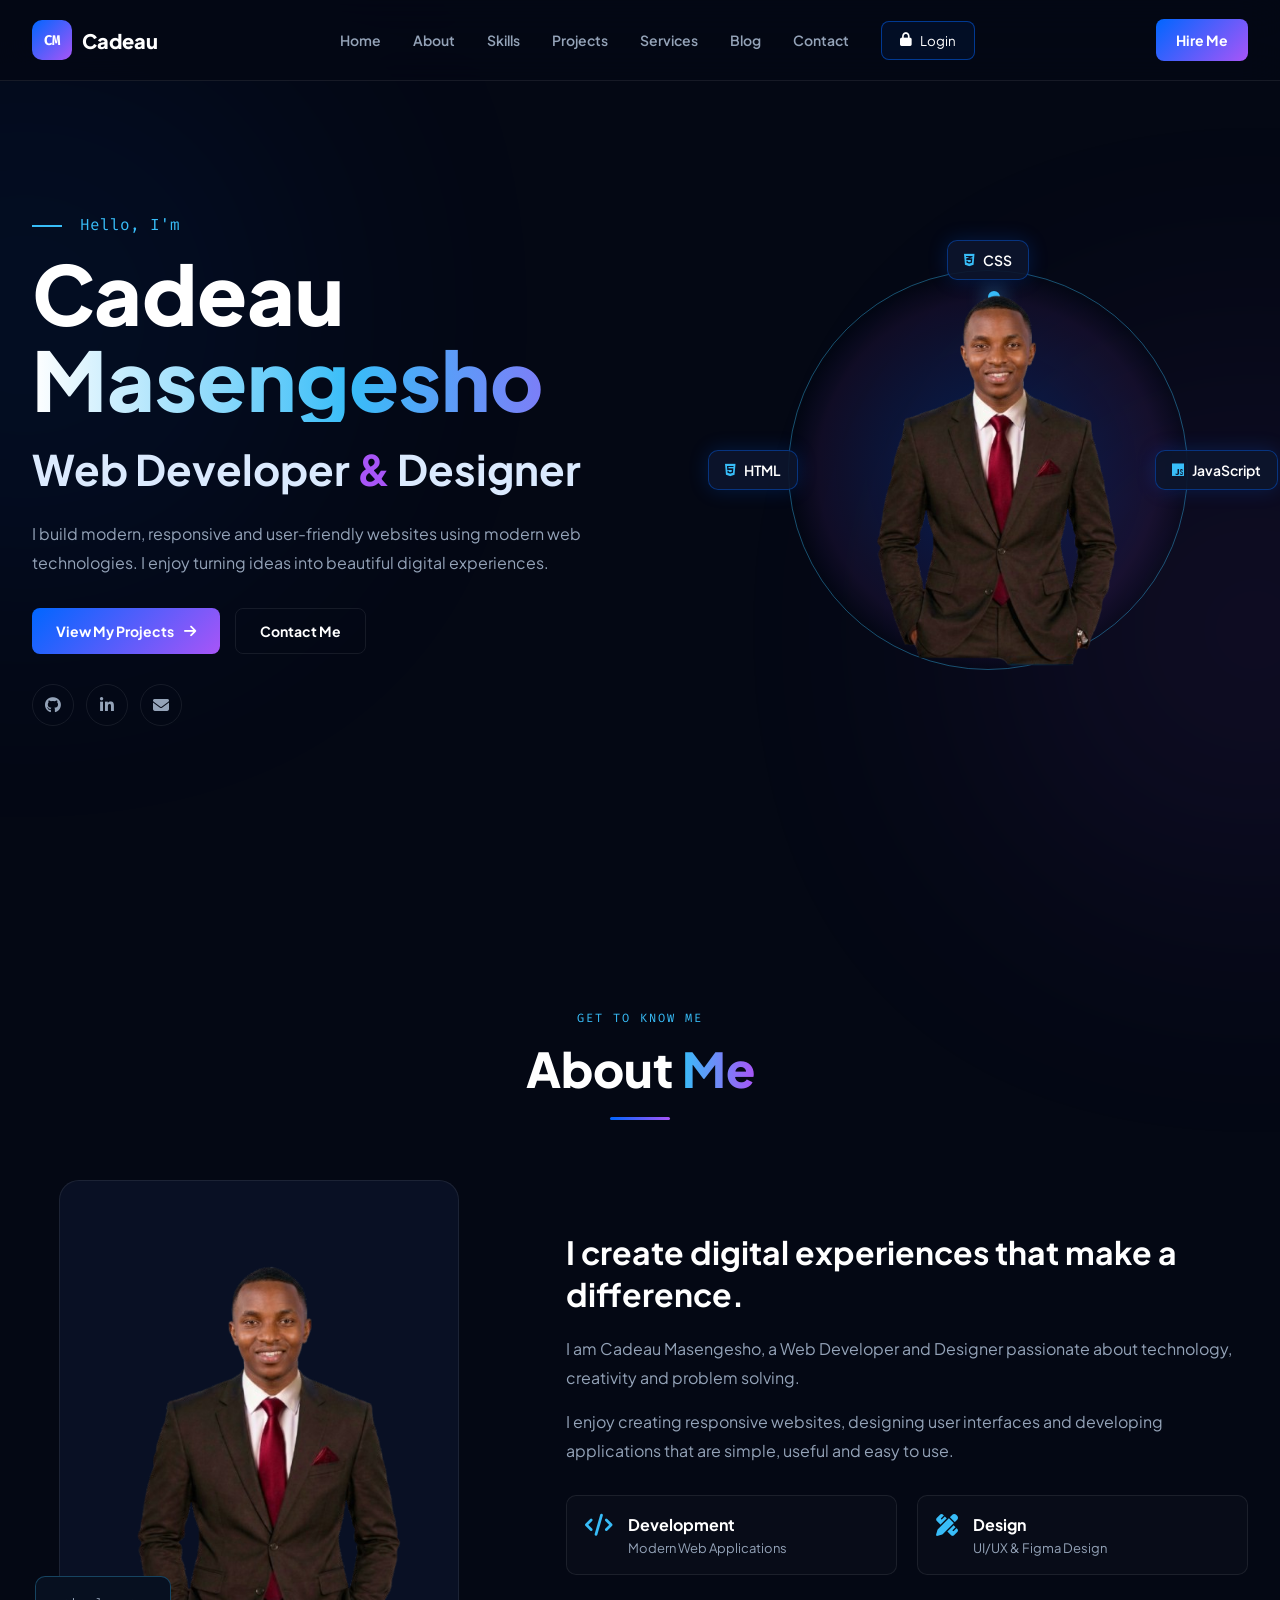
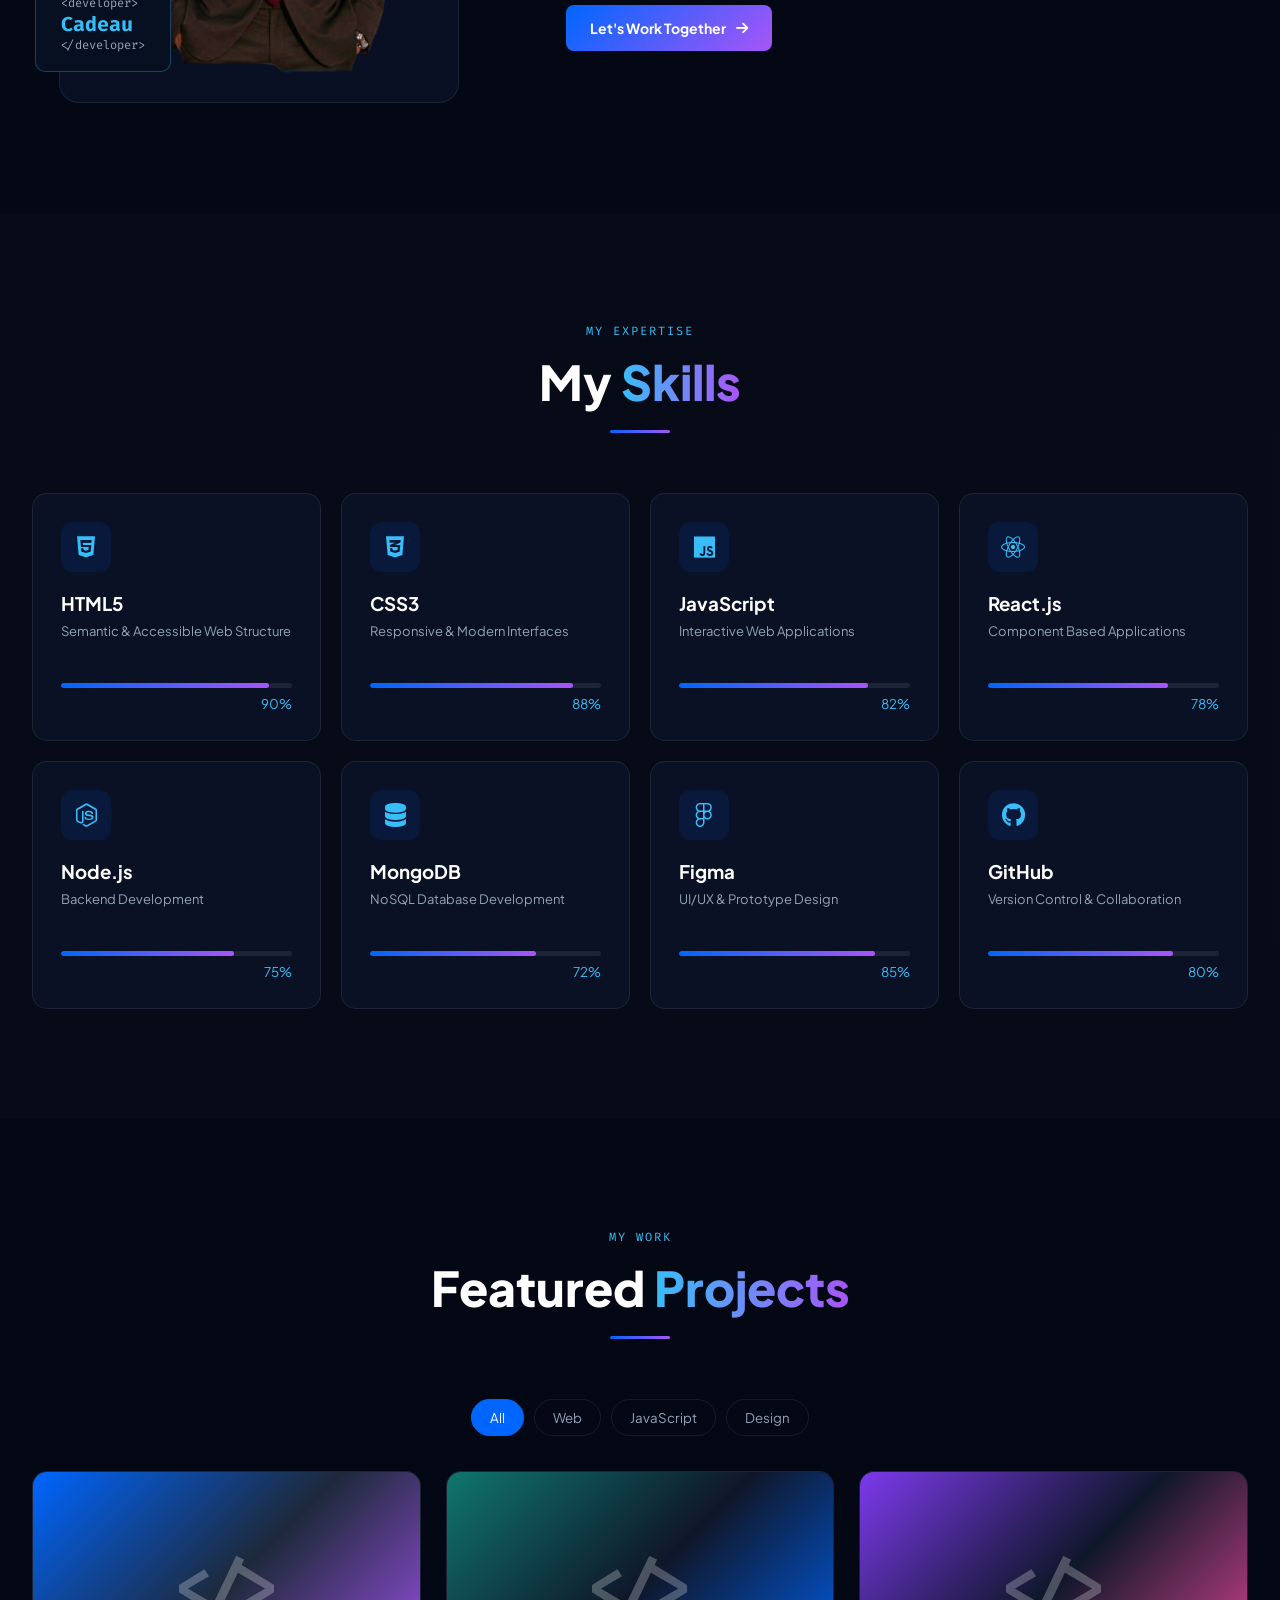
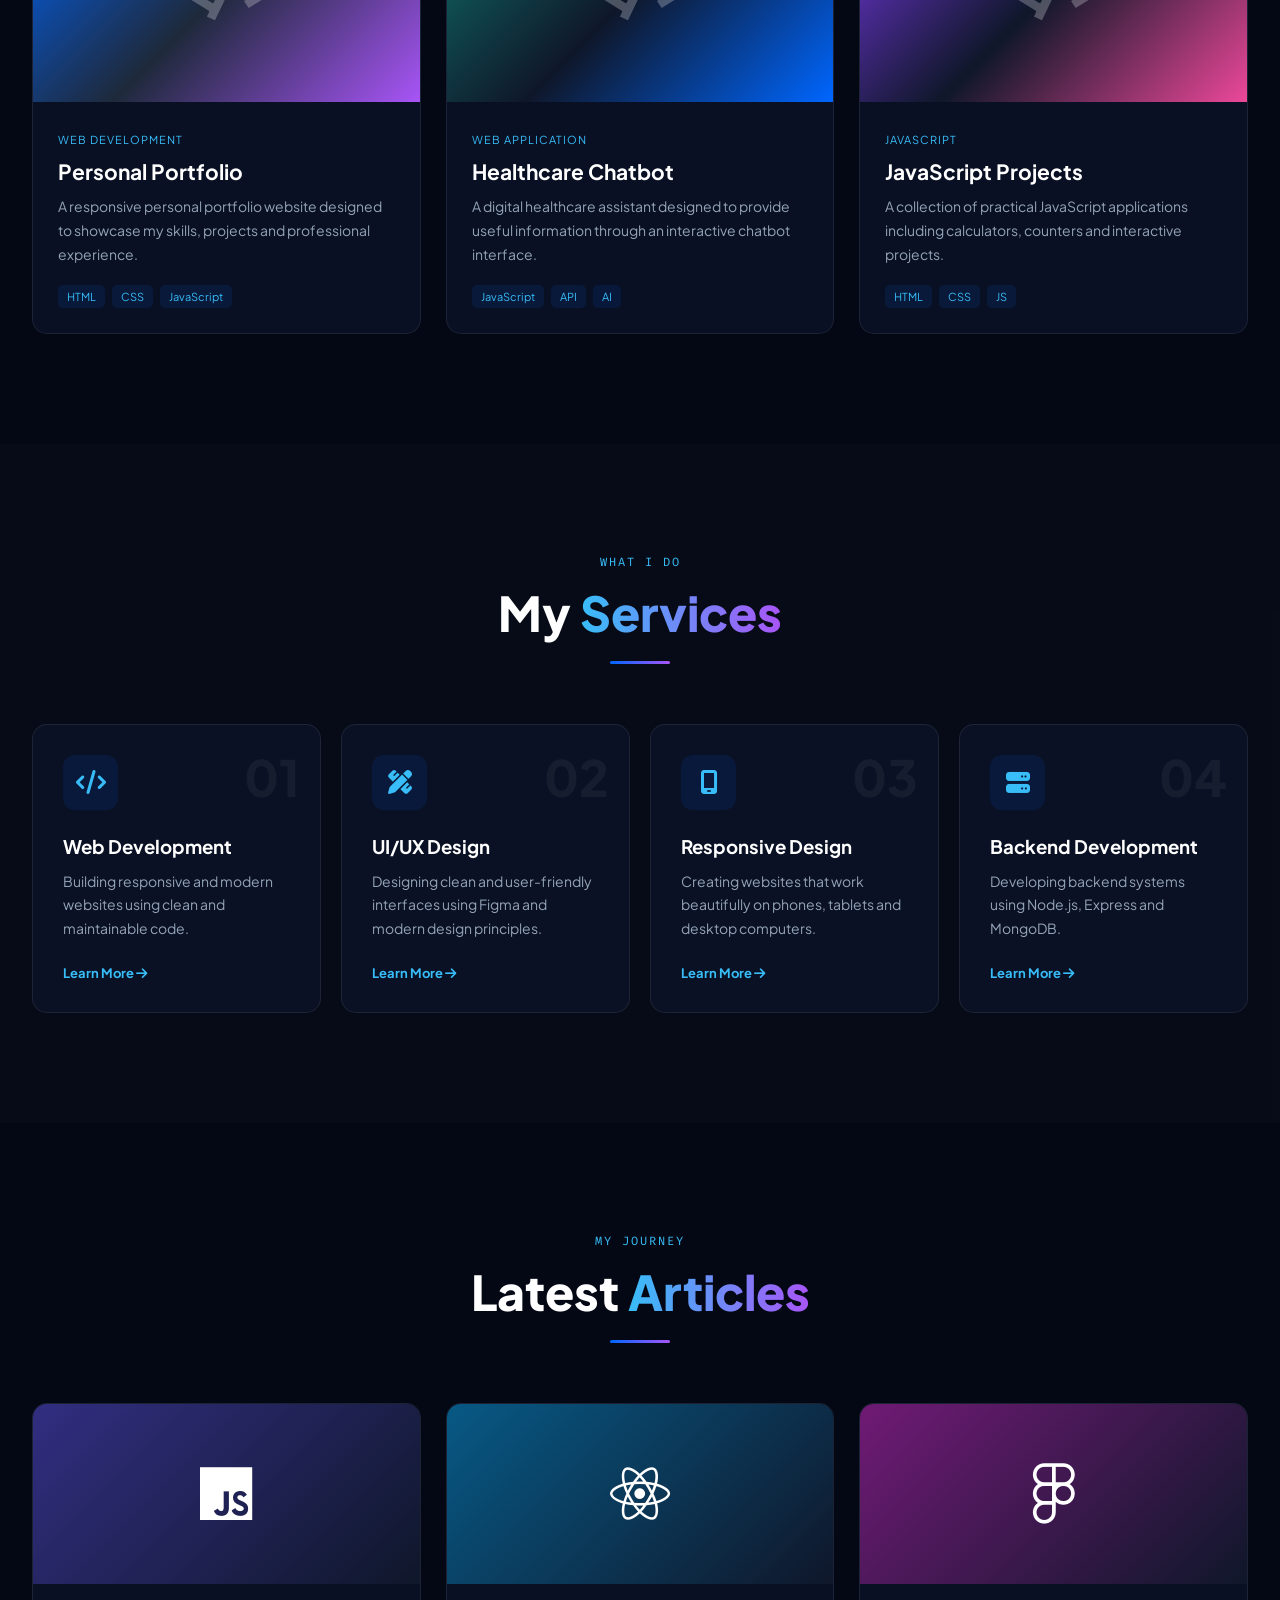
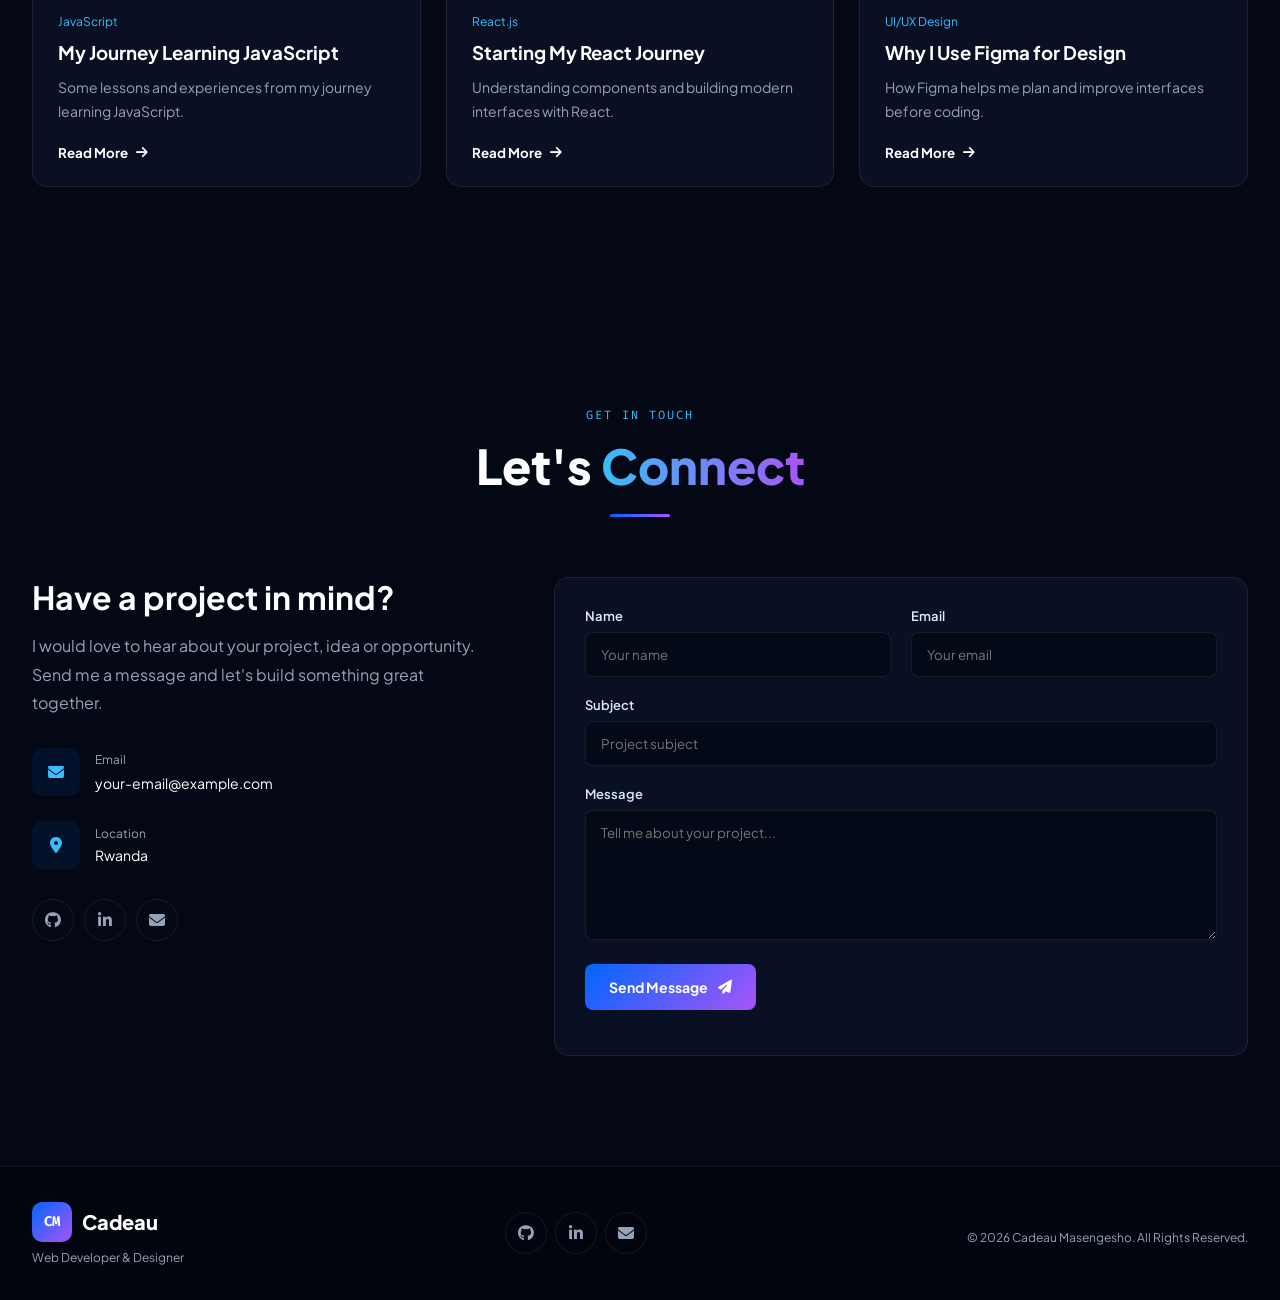
<file: portfolio.html>
<!DOCTYPE html>
<html lang="en">
<head>
    <meta charset="UTF-8">
    <meta name="viewport" content="width=device-width, initial-scale=1.0">

    <meta name="description"
        content="Cadeau Masengesho - Web Developer and Designer Portfolio">

    <title>Cadeau Masengesho | Web Developer & Designer</title>

    <!-- Google Fonts -->
    <link rel="preconnect" href="https://fonts.googleapis.com">
    <link rel="preconnect" href="https://fonts.gstatic.com" crossorigin>

    <link href="https://fonts.googleapis.com/css2?family=Fira+Code:wght@400;500;600;700&family=Plus+Jakarta+Sans:wght@400;500;600;700;800&display=swap"
        rel="stylesheet">

    <!-- Font Awesome -->
    <link rel="stylesheet"
        href="https://cdnjs.cloudflare.com/ajax/libs/font-awesome/6.4.0/css/all.min.css">

    <link rel="stylesheet" href="portfolio.css">
</head>

<body>

    <!-- Background Glow -->
    <div class="glow-bg glow-1"></div>
    <div class="glow-bg glow-2"></div>

    <!-- ================= NAVBAR ================= -->

    <header class="navbar">

        <div class="container nav-container">

            <a href="#home" class="logo">
                <span class="logo-box">CM</span>
                <span>Cadeau</span>
            </a>

            <nav class="nav-links" id="navLinks">

                <a href="#home" class="active">Home</a>
                <a href="#about">About</a>
                <a href="#skills">Skills</a>
                <a href="#projects">Projects</a>
                <a href="#services">Services</a>
                <a href="#blog">Blog</a>
                <a href="#contact">Contact</a>

                <button class="login-nav-btn" id="openLogin">
                    <i class="fa-solid fa-lock"></i>
                    Login
                </button>

            </nav>

            <a href="#contact" class="hire-btn">
                Hire Me
            </a>

            <button class="menu-btn" id="menuBtn">
                <i class="fa-solid fa-bars"></i>
            </button>

        </div>

    </header>


    <!-- ================= HOME ================= -->

    <main>

        <section id="home" class="hero section">

            <div class="container hero-container">

                <div class="hero-content">

                    <p class="hero-small">
                        <span></span>
                        Hello, I'm
                    </p>

                    <h1>
                        Cadeau
                        <span>Masengesho</span>
                    </h1>

                    <h2>
                        Web Developer <span>&</span> Designer
                    </h2>

                    <p class="hero-description">
                        I build modern, responsive and user-friendly websites
                        using modern web technologies. I enjoy turning ideas
                        into beautiful digital experiences.
                    </p>

                    <div class="hero-buttons">

                        <a href="#projects" class="primary-btn">
                            View My Projects
                            <i class="fa-solid fa-arrow-right"></i>
                        </a>

                        <a href="#contact" class="secondary-btn">
                            Contact Me
                        </a>

                    </div>

                    <div class="hero-socials">

                        <a href="#" title="GitHub">
                            <i class="fa-brands fa-github"></i>
                        </a>

                        <a href="#" title="LinkedIn">
                            <i class="fa-brands fa-linkedin-in"></i>
                        </a>

                        <a href="mailto:your-email@example.com"
                            title="Email">
                            <i class="fa-solid fa-envelope"></i>
                        </a>

                    </div>

                </div>



   

    <!-- HTML: LEFT -->
    <div class="hero-image-area">

    <div class="hero-image-circle">

        <div class="image-ring"></div>

        <img src="profile-removebg-preview.png"
             alt="Cadeau Masengesho">

    </div>

    <!-- HTML - LEFT -->
    <div class="code-badge badge-one">
        <i class="fa-brands fa-html5"></i>
        HTML
    </div>

    <!-- CSS - TOP -->
    <div class="code-badge badge-two">
        <i class="fa-brands fa-css3-alt"></i>
        CSS
    </div>

    <!-- JavaScript - RIGHT -->
    <div class="code-badge badge-three">
        <i class="fa-brands fa-js"></i>
        JavaScript
    </div>

</div>

</div>

</div>                   

                   

                </div>

            </div>

        </section>


        <!-- ================= ABOUT ================= -->

        <section id="about" class="section about-section">

            <div class="container">

                <div class="section-heading">

                    <p>GET TO KNOW ME</p>

                    <h2>
                        About <span>Me</span>
                    </h2>

                    <div class="heading-line"></div>

                </div>


                <div class="about-container">

                    <div class="about-image">

                        <div class="about-image-card">

                            <img src="profile-removebg-preview.png"
                                alt="Cadeau Masengesho">

                            <div class="about-code-card">
                                <span>&lt;developer&gt;</span>
                                <strong>Cadeau</strong>
                                <span>&lt;/developer&gt;</span>
                            </div>

                        </div>

                    </div>


                    <div class="about-content">

                        <h3>
                            I create digital experiences
                            that make a difference.
                        </h3>

                        <p>
                            I am Cadeau Masengesho, a Web Developer and
                            Designer passionate about technology, creativity
                            and problem solving.
                        </p>

                        <p>
                            I enjoy creating responsive websites, designing
                            user interfaces and developing applications that
                            are simple, useful and easy to use.
                        </p>

                        <div class="about-info">

                            <div>
                                <i class="fa-solid fa-code"></i>
                                <div>
                                    <h4>Development</h4>
                                    <p>Modern Web Applications</p>
                                </div>
                            </div>

                            <div>
                                <i class="fa-solid fa-pen-ruler"></i>
                                <div>
                                    <h4>Design</h4>
                                    <p>UI/UX & Figma Design</p>
                                </div>
                            </div>

                        </div>

                        <a href="#contact" class="primary-btn">
                            Let's Work Together
                            <i class="fa-solid fa-arrow-right"></i>
                        </a>

                    </div>

                </div>

            </div>

        </section>


        <!-- ================= SKILLS ================= -->

        <section id="skills" class="section skills-section">

            <div class="container">

                <div class="section-heading">

                    <p>MY EXPERTISE</p>

                    <h2>
                        My <span>Skills</span>
                    </h2>

                    <div class="heading-line"></div>

                </div>


                <div class="skills-grid" id="skillsGrid">

                    <div class="skill-card">

                        <div class="skill-icon html">
                            <i class="fa-brands fa-html5"></i>
                        </div>

                        <h3>HTML5</h3>
                        <p>Semantic & Accessible Web Structure</p>

                        <div class="progress">
                            <span style="width: 90%"></span>
                        </div>

                        <small>90%</small>

                    </div>


                    <div class="skill-card">

                        <div class="skill-icon css">
                            <i class="fa-brands fa-css3-alt"></i>
                        </div>

                        <h3>CSS3</h3>
                        <p>Responsive & Modern Interfaces</p>

                        <div class="progress">
                            <span style="width: 88%"></span>
                        </div>

                        <small>88%</small>

                    </div>


                    <div class="skill-card">

                        <div class="skill-icon javascript">
                            <i class="fa-brands fa-js"></i>
                        </div>

                        <h3>JavaScript</h3>
                        <p>Interactive Web Applications</p>

                        <div class="progress">
                            <span style="width: 82%"></span>
                        </div>

                        <small>82%</small>

                    </div>


                    <div class="skill-card">

                        <div class="skill-icon react">
                            <i class="fa-brands fa-react"></i>
                        </div>

                        <h3>React.js</h3>
                        <p>Component Based Applications</p>

                        <div class="progress">
                            <span style="width: 78%"></span>
                        </div>

                        <small>78%</small>

                    </div>


                    <div class="skill-card">

                        <div class="skill-icon node">
                            <i class="fa-brands fa-node-js"></i>
                        </div>

                        <h3>Node.js</h3>
                        <p>Backend Development</p>

                        <div class="progress">
                            <span style="width: 75%"></span>
                        </div>

                        <small>75%</small>

                    </div>


                    <div class="skill-card">

                        <div class="skill-icon mongo">
                            <i class="fa-solid fa-database"></i>
                        </div>

                        <h3>MongoDB</h3>
                        <p>NoSQL Database Development</p>

                        <div class="progress">
                            <span style="width: 72%"></span>
                        </div>

                        <small>72%</small>

                    </div>


                    <div class="skill-card">

                        <div class="skill-icon figma">
                            <i class="fa-brands fa-figma"></i>
                        </div>

                        <h3>Figma</h3>
                        <p>UI/UX & Prototype Design</p>

                        <div class="progress">
                            <span style="width: 85%"></span>
                        </div>

                        <small>85%</small>

                    </div>


                    <div class="skill-card">

                        <div class="skill-icon github">
                            <i class="fa-brands fa-github"></i>
                        </div>

                        <h3>GitHub</h3>
                        <p>Version Control & Collaboration</p>

                        <div class="progress">
                            <span style="width: 80%"></span>
                        </div>

                        <small>80%</small>

                    </div>

                </div>

            </div>

        </section>


        <!-- ================= PROJECTS ================= -->

        <section id="projects" class="section projects-section">

            <div class="container">

                <div class="section-heading">

                    <p>MY WORK</p>

                    <h2>
                        Featured <span>Projects</span>
                    </h2>

                    <div class="heading-line"></div>

                </div>


                <div class="project-filter">

                    <button class="filter-btn active"
                        data-filter="all">
                        All
                    </button>

                    <button class="filter-btn"
                        data-filter="web">
                        Web
                    </button>

                    <button class="filter-btn"
                        data-filter="javascript">
                        JavaScript
                    </button>

                    <button class="filter-btn"
                        data-filter="design">
                        Design
                    </button>

                </div>


                <div class="projects-grid" id="projectsGrid">

                    <article class="project-card"
                        data-category="web">

                        <div class="project-image project-one">

                            <div class="project-overlay">

                                <a href="#" class="project-link">
                                    <i class="fa-solid fa-arrow-up-right-from-square"></i>
                                </a>

                                <a href="#" class="project-link">
                                    <i class="fa-brands fa-github"></i>
                                </a>

                            </div>

                        </div>

                        <div class="project-content">

                            <span class="project-category">
                                Web Development
                            </span>

                            <h3>Personal Portfolio</h3>

                            <p>
                                A responsive personal portfolio website
                                designed to showcase my skills, projects
                                and professional experience.
                            </p>

                            <div class="tech-tags">
                                <span>HTML</span>
                                <span>CSS</span>
                                <span>JavaScript</span>
                            </div>

                        </div>

                    </article>


                    <article class="project-card"
                        data-category="web">

                        <div class="project-image project-two">

                            <div class="project-overlay">

                                <a href="#" class="project-link">
                                    <i class="fa-solid fa-arrow-up-right-from-square"></i>
                                </a>

                                <a href="#" class="project-link">
                                    <i class="fa-brands fa-github"></i>
                                </a>

                            </div>

                        </div>

                        <div class="project-content">

                            <span class="project-category">
                                Web Application
                            </span>

                            <h3>Healthcare Chatbot</h3>

                            <p>
                                A digital healthcare assistant designed
                                to provide useful information through
                                an interactive chatbot interface.
                            </p>

                            <div class="tech-tags">
                                <span>JavaScript</span>
                                <span>API</span>
                                <span>AI</span>
                            </div>

                        </div>

                    </article>


                    <article class="project-card"
                        data-category="javascript">

                        <div class="project-image project-three">

                            <div class="project-overlay">

                                <a href="#" class="project-link">
                                    <i class="fa-solid fa-arrow-up-right-from-square"></i>
                                </a>

                                <a href="#" class="project-link">
                                    <i class="fa-brands fa-github"></i>
                                </a>

                            </div>

                        </div>

                        <div class="project-content">

                            <span class="project-category">
                                JavaScript
                            </span>

                            <h3>JavaScript Projects</h3>

                            <p>
                                A collection of practical JavaScript
                                applications including calculators,
                                counters and interactive projects.
                            </p>

                            <div class="tech-tags">
                                <span>HTML</span>
                                <span>CSS</span>
                                <span>JS</span>
                            </div>

                        </div>

                    </article>

                </div>

            </div>

        </section>


        <!-- ================= SERVICES ================= -->

        <section id="services" class="section services-section">

            <div class="container">

                <div class="section-heading">

                    <p>WHAT I DO</p>

                    <h2>
                        My <span>Services</span>
                    </h2>

                    <div class="heading-line"></div>

                </div>


                <div class="services-grid">

                    <div class="service-card">

                        <div class="service-number">01</div>

                        <div class="service-icon">
                            <i class="fa-solid fa-code"></i>
                        </div>

                        <h3>Web Development</h3>

                        <p>
                            Building responsive and modern websites
                            using clean and maintainable code.
                        </p>

                        <a href="#contact">
                            Learn More
                            <i class="fa-solid fa-arrow-right"></i>
                        </a>

                    </div>


                    <div class="service-card">

                        <div class="service-number">02</div>

                        <div class="service-icon">
                            <i class="fa-solid fa-pen-ruler"></i>
                        </div>

                        <h3>UI/UX Design</h3>

                        <p>
                            Designing clean and user-friendly interfaces
                            using Figma and modern design principles.
                        </p>

                        <a href="#contact">
                            Learn More
                            <i class="fa-solid fa-arrow-right"></i>
                        </a>

                    </div>


                    <div class="service-card">

                        <div class="service-number">03</div>

                        <div class="service-icon">
                            <i class="fa-solid fa-mobile-screen"></i>
                        </div>

                        <h3>Responsive Design</h3>

                        <p>
                            Creating websites that work beautifully
                            on phones, tablets and desktop computers.
                        </p>

                        <a href="#contact">
                            Learn More
                            <i class="fa-solid fa-arrow-right"></i>
                        </a>

                    </div>


                    <div class="service-card">

                        <div class="service-number">04</div>

                        <div class="service-icon">
                            <i class="fa-solid fa-server"></i>
                        </div>

                        <h3>Backend Development</h3>

                        <p>
                            Developing backend systems using Node.js,
                            Express and MongoDB.
                        </p>

                        <a href="#contact">
                            Learn More
                            <i class="fa-solid fa-arrow-right"></i>
                        </a>

                    </div>

                </div>

            </div>

        </section>


        <!-- ================= BLOG ================= -->

        <section id="blog" class="section blog-section">

            <div class="container">

                <div class="section-heading">

                    <p>MY JOURNEY</p>

                    <h2>
                        Latest <span>Articles</span>
                    </h2>

                    <div class="heading-line"></div>

                </div>


                <div class="blog-grid" id="blogGrid">

                    <article class="blog-card">

                        <div class="blog-image blog-one">
                            <i class="fa-brands fa-js"></i>
                        </div>

                        <div class="blog-content">

                            <span>JavaScript</span>

                            <h3>
                                My Journey Learning JavaScript
                            </h3>

                            <p>
                                Some lessons and experiences from my
                                journey learning JavaScript.
                            </p>

                            <button class="read-more"
                                data-title="My Journey Learning JavaScript"
                                data-content="JavaScript has helped me understand how websites become interactive. I have worked with variables, functions, conditions, loops, arrays, objects, DOM manipulation and many practical projects.">
                                Read More
                                <i class="fa-solid fa-arrow-right"></i>
                            </button>

                        </div>

                    </article>


                    <article class="blog-card">

                        <div class="blog-image blog-two">
                            <i class="fa-brands fa-react"></i>
                        </div>

                        <div class="blog-content">

                            <span>React.js</span>

                            <h3>
                                Starting My React Journey
                            </h3>

                            <p>
                                Understanding components and building
                                modern interfaces with React.
                            </p>

                            <button class="read-more"
                                data-title="Starting My React Journey"
                                data-content="React allows developers to create reusable UI components. My next step is to build more practical applications using React, APIs and modern frontend development techniques.">
                                Read More
                                <i class="fa-solid fa-arrow-right"></i>
                            </button>

                        </div>

                    </article>


                    <article class="blog-card">

                        <div class="blog-image blog-three">
                            <i class="fa-brands fa-figma"></i>
                        </div>

                        <div class="blog-content">

                            <span>UI/UX Design</span>

                            <h3>
                                Why I Use Figma for Design
                            </h3>

                            <p>
                                How Figma helps me plan and improve
                                interfaces before coding.
                            </p>

                            <button class="read-more"
                                data-title="Why I Use Figma for Design"
                                data-content="Figma makes it easier to plan layouts, colors, typography and user experiences before writing code. It also makes it easier to communicate design ideas with others.">
                                Read More
                                <i class="fa-solid fa-arrow-right"></i>
                            </button>

                        </div>

                    </article>

                </div>

            </div>

        </section>


        <!-- ================= CONTACT ================= -->

        <section id="contact" class="section contact-section">

            <div class="container">

                <div class="section-heading">

                    <p>GET IN TOUCH</p>

                    <h2>
                        Let's <span>Connect</span>
                    </h2>

                    <div class="heading-line"></div>

                </div>


                <div class="contact-container">

                    <div class="contact-info">

                        <h3>
                            Have a project in mind?
                        </h3>

                        <p>
                            I would love to hear about your project,
                            idea or opportunity. Send me a message
                            and let's build something great together.
                        </p>


                        <div class="contact-item">

                            <div class="contact-icon">
                                <i class="fa-solid fa-envelope"></i>
                            </div>

                            <div>
                                <span>Email</span>
                                <a href="mailto:your-email@example.com">
                                    your-email@example.com
                                </a>
                            </div>

                        </div>


                        <div class="contact-item">

                            <div class="contact-icon">
                                <i class="fa-solid fa-location-dot"></i>
                            </div>

                            <div>
                                <span>Location</span>
                                <p>Rwanda</p>
                            </div>

                        </div>


                        <div class="contact-socials">

                            <a href="#">
                                <i class="fa-brands fa-github"></i>
                            </a>

                            <a href="#">
                                <i class="fa-brands fa-linkedin-in"></i>
                            </a>

                            <a href="mailto:your-email@example.com">
                                <i class="fa-solid fa-envelope"></i>
                            </a>

                        </div>

                    </div>


                    <form class="contact-form" id="contactForm">

                        <div class="form-row">

                            <div class="form-group">

                                <label>Name</label>

                                <input type="text"
                                    id="contactName"
                                    placeholder="Your name"
                                    required>

                            </div>


                            <div class="form-group">

                                <label>Email</label>

                                <input type="email"
                                    id="contactEmail"
                                    placeholder="Your email"
                                    required>

                            </div>

                        </div>


                        <div class="form-group">

                            <label>Subject</label>

                            <input type="text"
                                id="contactSubject"
                                placeholder="Project subject"
                                required>

                        </div>


                        <div class="form-group">

                            <label>Message</label>

                            <textarea id="contactMessage"
                                rows="6"
                                placeholder="Tell me about your project..."
                                required></textarea>

                        </div>


                        <button type="submit" class="primary-btn">
                            Send Message
                            <i class="fa-solid fa-paper-plane"></i>
                        </button>

                        <p class="form-message" id="contactMessageStatus"></p>

                    </form>

                </div>

            </div>

        </section>

    </main>


    <!-- ================= FOOTER ================= -->

    <footer class="footer">

        <div class="container footer-container">

            <div>

                <a href="#home" class="logo">
                    <span class="logo-box">CM</span>
                    <span>Cadeau</span>
                </a>

                <p>
                    Web Developer & Designer
                </p>

            </div>


            <div class="footer-socials">

                <a href="#">
                    <i class="fa-brands fa-github"></i>
                </a>

                <a href="#">
                    <i class="fa-brands fa-linkedin-in"></i>
                </a>

                <a href="mailto:your-email@example.com">
                    <i class="fa-solid fa-envelope"></i>
                </a>

            </div>


            <p class="copyright">
                © <span id="currentYear">2026</span>
                Cadeau Masengesho. All Rights Reserved.
            </p>

        </div>

    </footer>


    <!-- ================= LOGIN MODAL ================= -->

    <div class="modal" id="loginModal">

        <div class="login-box">

            <button class="modal-close" id="closeLogin">
                <i class="fa-solid fa-xmark"></i>
            </button>

            <div class="login-icon">
                <i class="fa-solid fa-user-shield"></i>
            </div>

            <h2>
                Admin <span>Login</span>
            </h2>

            <p>
                Login to manage your portfolio.
            </p>

            <form id="loginForm">

                <div class="form-group">

                    <label>Email</label>

                    <div class="input-icon">

                        <i class="fa-solid fa-envelope"></i>

                        <input type="email"
                            id="loginEmail"
                            placeholder="Admin email"
                            required>

                    </div>

                </div>


                <div class="form-group">

                    <label>Password</label>

                    <div class="input-icon">

                        <i class="fa-solid fa-lock"></i>

                        <input type="password"
                            id="loginPassword"
                            placeholder="Password"
                            required>

                    </div>

                </div>


                <button type="submit"
                    class="primary-btn full-btn">

                    Login
                    <i class="fa-solid fa-right-to-bracket"></i>

                </button>

                <p class="login-error" id="loginError"></p>

            </form>

            <small class="demo-login">
                Demo: admin@example.com / admin123
            </small>

        </div>

    </div>


    <!-- ================= ADMIN DASHBOARD ================= -->

    <div class="admin-dashboard" id="adminDashboard">

        <!-- Admin Sidebar -->

        <aside class="admin-sidebar" id="adminSidebar">

            <div class="admin-logo">

                <span class="logo-box">CM</span>

                <div>
                    <strong>Admin Panel</strong>
                    <small>Cadeau Portfolio</small>
                </div>

            </div>


            <nav class="admin-nav">

                <button class="admin-nav-item active"
                    data-admin-section="dashboard">

                    <i class="fa-solid fa-chart-line"></i>
                    Dashboard

                </button>


                <button class="admin-nav-item"
                    data-admin-section="projects">

                    <i class="fa-solid fa-folder"></i>
                    Projects

                </button>


                <button class="admin-nav-item"
                    data-admin-section="messages">

                    <i class="fa-solid fa-envelope"></i>
                    Messages

                    <span class="notification-count"
                        id="messageCount">
                        0
                    </span>

                </button>


                <button class="admin-nav-item"
                    data-admin-section="blogs">

                    <i class="fa-solid fa-newspaper"></i>
                    Blog

                </button>


                <button class="admin-nav-item"
                    data-admin-section="skills">

                    <i class="fa-solid fa-code"></i>
                    Skills

                </button>


                <button class="admin-nav-item"
                    data-admin-section="services">

                    <i class="fa-solid fa-briefcase"></i>
                    Services

                </button>


                <button class="admin-nav-item"
                    data-admin-section="profile">

                    <i class="fa-solid fa-user"></i>
                    Profile

                </button>


                <button class="admin-nav-item"
                    data-admin-section="settings">

                    <i class="fa-solid fa-gear"></i>
                    Settings

                </button>

            </nav>


            <button class="admin-logout" id="logoutBtn">

                <i class="fa-solid fa-right-from-bracket"></i>

                Logout

            </button>

        </aside>


        <!-- Admin Main -->

        <div class="admin-main">

            <header class="admin-topbar">

                <button class="admin-menu-btn"
                    id="adminMenuBtn">

                    <i class="fa-solid fa-bars"></i>

                </button>

                <div>

                    <h2 id="adminPageTitle">
                        Dashboard
                    </h2>

                    <p>
                        Manage your portfolio
                    </p>

                </div>


                <a href="#home"
                    class="view-site-btn"
                    id="viewSiteBtn">

                    <i class="fa-solid fa-globe"></i>
                    View Website

                </a>

            </header>


            <div class="admin-content">


                <!-- DASHBOARD -->

                <section class="admin-section active"
                    id="admin-dashboard">

                    <div class="admin-welcome">

                        <div>

                            <p>WELCOME BACK</p>

                            <h1>
                                Hello, Cadeau 👋
                            </h1>

                            <span>
                                Here's what's happening with your portfolio.
                            </span>

                        </div>

                    </div>


                    <div class="stats-grid">

                        <div class="stat-card">

                            <div class="stat-icon blue">
                                <i class="fa-solid fa-folder-open"></i>
                            </div>

                            <div>
                                <span>Projects</span>
                                <strong id="statProjects">3</strong>
                            </div>

                        </div>


                        <div class="stat-card">

                            <div class="stat-icon purple">
                                <i class="fa-solid fa-envelope"></i>
                            </div>

                            <div>
                                <span>Messages</span>
                                <strong id="statMessages">0</strong>
                            </div>

                        </div>


                        <div class="stat-card">

                            <div class="stat-icon cyan">
                                <i class="fa-solid fa-newspaper"></i>
                            </div>

                            <div>
                                <span>Blog Posts</span>
                                <strong id="statBlogs">3</strong>
                            </div>

                        </div>


                        <div class="stat-card">

                            <div class="stat-icon green">
                                <i class="fa-solid fa-code"></i>
                            </div>

                            <div>
                                <span>Skills</span>
                                <strong>8</strong>
                            </div>

                        </div>

                    </div>


                    <div class="admin-card">

                        <div class="admin-card-header">

                            <div>
                                <h3>Quick Actions</h3>
                                <p>Manage your website quickly.</p>
                            </div>

                        </div>


                        <div class="quick-actions">

                            <button class="quick-action"
                                data-action="add-project">

                                <i class="fa-solid fa-plus"></i>

                                <span>Add Project</span>

                            </button>


                            <button class="quick-action"
                                data-action="messages">

                                <i class="fa-solid fa-envelope"></i>

                                <span>View Messages</span>

                            </button>


                            <button class="quick-action"
                                data-action="blogs">

                                <i class="fa-solid fa-pen"></i>

                                <span>Manage Blog</span>

                            </button>


                            <button class="quick-action"
                                data-action="profile">

                                <i class="fa-solid fa-user"></i>

                                <span>Edit Profile</span>

                            </button>

                        </div>

                    </div>

                </section>


                <!-- PROJECTS -->

                <section class="admin-section"
                    id="admin-projects">

                    <div class="admin-section-title">

                        <div>
                            <h1>Projects</h1>
                            <p>Manage your portfolio projects.</p>
                        </div>

                        <button class="primary-btn"
                            id="addProjectBtn">

                            <i class="fa-solid fa-plus"></i>
                            Add Project

                        </button>

                    </div>


                    <div class="admin-table-card">

                        <div class="table-responsive">

                            <table>

                                <thead>

                                    <tr>
                                        <th>Project</th>
                                        <th>Category</th>
                                        <th>Technology</th>
                                        <th>Actions</th>
                                    </tr>

                                </thead>

                                <tbody id="adminProjectsTable">
                                </tbody>

                            </table>

                        </div>

                    </div>

                </section>


                <!-- MESSAGES -->

                <section class="admin-section"
                    id="admin-messages">

                    <div class="admin-section-title">

                        <div>
                            <h1>Messages</h1>
                            <p>Messages received from your contact form.</p>
                        </div>

                    </div>


                    <div class="admin-table-card">

                        <div class="table-responsive">

                            <table>

                                <thead>

                                    <tr>
                                        <th>Name</th>
                                        <th>Email</th>
                                        <th>Subject</th>
                                        <th>Message</th>
                                        <th>Actions</th>
                                    </tr>

                                </thead>

                                <tbody id="messagesTable">
                                </tbody>

                            </table>

                        </div>

                    </div>

                </section>


                <!-- BLOG -->

                <section class="admin-section"
                    id="admin-blogs">

                    <div class="admin-section-title">

                        <div>
                            <h1>Blog</h1>
                            <p>Manage your articles.</p>
                        </div>

                        <button class="primary-btn"
                            id="addBlogBtn">

                            <i class="fa-solid fa-plus"></i>
                            Add Article

                        </button>

                    </div>


                    <div class="admin-table-card">

                        <div class="table-responsive">

                            <table>

                                <thead>

                                    <tr>
                                        <th>Title</th>
                                        <th>Category</th>
                                        <th>Actions</th>
                                    </tr>

                                </thead>

                                <tbody id="adminBlogsTable">
                                </tbody>

                            </table>

                        </div>

                    </div>

                </section>


                <!-- SKILLS -->

                <section class="admin-section"
                    id="admin-skills">

                    <div class="admin-section-title">

                        <div>
                            <h1>Skills</h1>
                            <p>Manage your technical skills.</p>
                        </div>

                    </div>


                    <div class="admin-card">

                        <div class="admin-form-grid">

                            <div class="form-group">

                                <label>Skill Name</label>

                                <input type="text"
                                    id="newSkillName"
                                    placeholder="e.g. TypeScript">

                            </div>


                            <div class="form-group">

                                <label>Skill Level</label>

                                <input type="number"
                                    id="newSkillLevel"
                                    min="0"
                                    max="100"
                                    placeholder="80">

                            </div>

                        </div>


                        <button class="primary-btn"
                            id="addSkillBtn">

                            Add Skill

                        </button>

                    </div>


                    <div class="admin-skills-list"
                        id="adminSkillsList">

                    </div>

                </section>


                <!-- SERVICES -->

                <section class="admin-section"
                    id="admin-services">

                    <div class="admin-section-title">

                        <div>
                            <h1>Services</h1>
                            <p>Manage the services shown on your website.</p>
                        </div>

                    </div>


                    <div class="admin-card">

                        <div class="service-admin-list">

                            <div>
                                <strong>Web Development</strong>
                                <span>Active</span>
                            </div>

                            <div>
                                <strong>UI/UX Design</strong>
                                <span>Active</span>
                            </div>

                            <div>
                                <strong>Responsive Design</strong>
                                <span>Active</span>
                            </div>

                            <div>
                                <strong>Backend Development</strong>
                                <span>Active</span>
                            </div>

                        </div>

                    </div>

                </section>


                <!-- PROFILE -->

                <section class="admin-section"
                    id="admin-profile">

                    <div class="admin-section-title">

                        <div>
                            <h1>Profile</h1>
                            <p>Update your portfolio information.</p>
                        </div>

                    </div>


                    <div class="admin-card">

                        <div class="admin-form-grid">

                            <div class="form-group">

                                <label>Full Name</label>

                                <input type="text"
                                    id="profileName"
                                    value="Cadeau Masengesho">

                            </div>


                            <div class="form-group">

                                <label>Profession</label>

                                <input type="text"
                                    id="profileProfession"
                                    value="Web Developer & Designer">

                            </div>


                            <div class="form-group">

                                <label>Email</label>

                                <input type="email"
                                    id="profileEmail"
                                    value="your-email@example.com">

                            </div>


                            <div class="form-group">

                                <label>Location</label>

                                <input type="text"
                                    id="profileLocation"
                                    value="Rwanda">

                            </div>

                        </div>


                        <div class="form-group">

                            <label>About Me</label>

                            <textarea id="profileAbout"
                                rows="6">I am Cadeau Masengesho, a Web Developer and Designer passionate about technology, creativity and problem solving.</textarea>

                        </div>


                        <button class="primary-btn"
                            id="saveProfileBtn">

                            Save Profile

                        </button>

                        <p class="save-status"
                            id="profileSaveStatus"></p>

                    </div>

                </section>


                <!-- SETTINGS -->

                <section class="admin-section"
                    id="admin-settings">

                    <div class="admin-section-title">

                        <div>
                            <h1>Settings</h1>
                            <p>Manage your dashboard settings.</p>
                        </div>

                    </div>


                    <div class="admin-card">

                        <div class="settings-item">

                            <div>

                                <strong>Portfolio Status</strong>

                                <p>
                                    Make your portfolio visible to visitors.
                                </p>

                            </div>

                            <label class="switch">

                                <input type="checkbox"
                                    checked>

                                <span></span>

                            </label>

                        </div>


                        <div class="settings-item">

                            <div>

                                <strong>Animations</strong>

                                <p>
                                    Enable portfolio animations.
                                </p>

                            </div>

                            <label class="switch">

                                <input type="checkbox"
                                    checked>

                                <span></span>

                            </label>

                        </div>


                        <div class="settings-item">

                            <div>

                                <strong>Firebase Integration</strong>

                                <p>
                                    Firebase can be connected later.
                                </p>

                            </div>

                            <span class="coming-soon">
                                Coming Later
                            </span>

                        </div>

                    </div>

                </section>

            </div>

        </div>

    </div>


    <!-- ================= PROJECT MODAL ================= -->

    <div class="modal" id="projectModal">

        <div class="admin-modal-box">

            <button class="modal-close"
                data-close-modal="projectModal">

                <i class="fa-solid fa-xmark"></i>

            </button>

            <h2 id="projectModalTitle">
                Add Project
            </h2>

            <form id="projectForm">

                <input type="hidden"
                    id="projectId">

                <div class="form-group">

                    <label>Project Name</label>

                    <input type="text"
                        id="projectName"
                        required>

                </div>


                <div class="form-group">

                    <label>Category</label>

                    <select id="projectCategory">

                        <option value="web">
                            Web Development
                        </option>

                        <option value="javascript">
                            JavaScript
                        </option>

                        <option value="design">
                            Design
                        </option>

                    </select>

                </div>


                <div class="form-group">

                    <label>Description</label>

                    <textarea id="projectDescription"
                        rows="4"
                        required></textarea>

                </div>


                <div class="form-group">

                    <label>Technologies</label>

                    <input type="text"
                        id="projectTech"
                        placeholder="HTML, CSS, JavaScript">

                </div>


                <div class="form-group">

                    <label>Live Demo URL</label>

                    <input type="url"
                        id="projectLive"
                        placeholder="https://example.com">

                </div>


                <div class="form-group">

                    <label>GitHub URL</label>

                    <input type="url"
                        id="projectGithub"
                        placeholder="https://github.com/...">

                </div>


                <button type="submit"
                    class="primary-btn full-btn">

                    Save Project

                </button>

            </form>

        </div>

    </div>


    <!-- ================= BLOG MODAL ================= -->

    <div class="modal" id="blogModal">

        <div class="admin-modal-box">

            <button class="modal-close"
                data-close-modal="blogModal">

                <i class="fa-solid fa-xmark"></i>

            </button>

            <h2>Add Blog Article</h2>

            <form id="blogForm">

                <input type="hidden"
                    id="blogId">

                <div class="form-group">

                    <label>Article Title</label>

                    <input type="text"
                        id="blogTitle"
                        required>

                </div>


                <div class="form-group">

                    <label>Category</label>

                    <input type="text"
                        id="blogCategory"
                        placeholder="JavaScript"
                        required>

                </div>


                <div class="form-group">

                    <label>Description</label>

                    <textarea id="blogDescription"
                        rows="5"
                        required></textarea>

                </div>


                <button type="submit"
                    class="primary-btn full-btn">

                    Save Article

                </button>

            </form>

        </div>

    </div>


    <!-- ================= BLOG READ MODAL ================= -->

    <div class="modal" id="articleModal">

        <div class="article-modal">

            <button class="modal-close"
                data-close-modal="articleModal">

                <i class="fa-solid fa-xmark"></i>

            </button>

            <span id="articleCategory"></span>

            <h2 id="articleTitle"></h2>

            <p id="articleContent"></p>

        </div>

    </div>


    <!-- JavaScript -->
    <script src="script.js"></script>

</body>
</html>
</file>
<file: portfolio.css>
* {
    margin: 0;
    padding: 0;
    box-sizing: border-box;
}

html {
    scroll-behavior: smooth;
}

body {
    background: #040814;
    color: #ffffff;
    font-family: 'Plus Jakarta Sans', sans-serif;
    overflow-x: hidden;
}

a {
    text-decoration: none;
    color: inherit;
}

button,
input,
textarea,
select {
    font-family: inherit;
}

button {
    cursor: pointer;
}

img {
    max-width: 100%;
    display: block;
}




:root {
    --bg-dark: #040814;
    --bg-card: rgba(13, 22, 45, 0.65);

    --primary-blue: #0066ff;
    --primary-purple: #a855f7;

    --blue-light: #38bdf8;

    --text-white: #ffffff;
    --text-gray: #94a3b8;

    --border-color: rgba(255, 255, 255, 0.08);

    --font-main: 'Plus Jakarta Sans', sans-serif;
    --font-code: 'Fira Code', monospace;
}




.container {
    width: 100%;
    max-width: 1300px;
    margin: auto;
    padding: 0 2rem;
}

.section {
    padding: 110px 0;
    position: relative;
}


/* ===============================
   BACKGROUND GLOW
================================ */

.glow-bg {
    position: fixed;
    width: 450px;
    height: 450px;
    border-radius: 50%;
    filter: blur(150px);
    opacity: 0.12;
    pointer-events: none;
    z-index: -1;
}

.glow-1 {
    background: #0066ff;
    top: 10%;
    left: -200px;
}

.glow-2 {
    background: #a855f7;
    right: -200px;
    bottom: 5%;
}




.navbar {
    position: fixed;
    top: 0;
    left: 0;
    width: 100%;
    z-index: 1000;

    background: rgba(4, 8, 20, 0.85);
    backdrop-filter: blur(20px);

    border-bottom: 1px solid var(--border-color);
}

.nav-container {
    min-height: 80px;

    display: flex;
    align-items: center;
    justify-content: space-between;
}

.logo {
    display: flex;
    align-items: center;
    gap: 10px;

    font-size: 20px;
    font-weight: 800;
}

.logo-box {
    width: 40px;
    height: 40px;

    display: flex;
    align-items: center;
    justify-content: center;

    border-radius: 10px;

    background: linear-gradient(
        135deg,
        var(--primary-blue),
        var(--primary-purple)
    );

    font-family: var(--font-code);
    font-size: 14px;
}

.nav-links {
    display: flex;
    align-items: center;
    gap: 2rem;
}

.nav-links > a {
    color: var(--text-gray);
    font-size: 14px;
    font-weight: 600;

    transition: 0.3s;
}

.nav-links > a:hover,
.nav-links > a.active {
    color: #ffffff;
}

.login-nav-btn {
    border: 1px solid rgba(0, 102, 255, 0.5);

    background: rgba(0, 102, 255, 0.08);

    color: #ffffff;

    padding: 10px 18px;
    border-radius: 8px;

    display: flex;
    align-items: center;
    gap: 8px;

    transition: 0.3s;
}

.login-nav-btn:hover {
    background: var(--primary-blue);
}

.hire-btn {
    padding: 12px 20px;

    background: linear-gradient(
        135deg,
        var(--primary-blue),
        var(--primary-purple)
    );

    border-radius: 8px;

    font-weight: 700;
    font-size: 14px;

    transition: 0.3s;
}

.hire-btn:hover {
    transform: translateY(-2px);
}

.menu-btn {
    display: none;

    border: none;
    background: none;

    color: white;
    font-size: 24px;
}


/* ===============================
   BUTTONS
================================ */

.primary-btn {
    border: none;

    padding: 14px 24px;

    border-radius: 8px;

    color: white;

    background: linear-gradient(
        135deg,
        var(--primary-blue),
        var(--primary-purple)
    );

    display: inline-flex;
    align-items: center;
    justify-content: center;
    gap: 10px;

    font-weight: 700;
    font-size: 14px;

    transition: 0.3s;
}

.primary-btn:hover {
    transform: translateY(-3px);

    box-shadow:
        0 10px 30px rgba(0, 102, 255, 0.25);
}

.secondary-btn {
    padding: 13px 24px;

    border: 1px solid var(--border-color);

    border-radius: 8px;

    color: white;

    font-weight: 700;
    font-size: 14px;

    transition: 0.3s;
}

.secondary-btn:hover {
    border-color: var(--primary-blue);
    background: rgba(0, 102, 255, 0.08);
}

.full-btn {
    width: 100%;
}


/* ===============================
   HERO
================================ */

.hero {
    min-height: 100vh;

    display: flex;
    align-items: center;

    padding-top: 150px;
}

.hero-container {
    display: grid;
    grid-template-columns: 1.1fr 0.9fr;
    align-items: center;
    gap: 60px;
}

.hero-small {
    color: var(--blue-light);

    font-family: var(--font-code);

    margin-bottom: 15px;
}

.hero-small span {
    display: inline-block;

    width: 30px;
    height: 2px;

    background: var(--blue-light);

    vertical-align: middle;

    margin-right: 8px;
}

.hero h1 {
    font-size: clamp(45px, 7vw, 82px);
    line-height: 1.05;

    font-weight: 800;
}

.hero h1 span {
    display: block;

    background: linear-gradient(
        90deg,
        #ffffff,
        #38bdf8,
        #a855f7
    );

    -webkit-background-clip: text;
    -webkit-text-fill-color: transparent;
}

.hero h2 {
    margin-top: 20px;

    font-size: clamp(24px, 4vw, 42px);

    color: #dbeafe;
}

.hero h2 span {
    color: var(--primary-purple);
}

.hero-description {
    max-width: 650px;

    margin: 25px 0;

    color: var(--text-gray);

    line-height: 1.8;

    font-size: 16px;
}

.hero-buttons {
    display: flex;
    gap: 15px;
    flex-wrap: wrap;

    margin-top: 30px;
}

.hero-socials {
    display: flex;
    gap: 12px;

    margin-top: 30px;
}

.hero-socials a {
    width: 42px;
    height: 42px;

    display: flex;
    align-items: center;
    justify-content: center;

    border: 1px solid var(--border-color);

    border-radius: 50%;

    color: var(--text-gray);

    transition: 0.3s;
}

.hero-socials a:hover {
    color: white;
    background: var(--primary-blue);

    transform: translateY(-3px);
}


/* HERO IMAGE */

.hero-image-area {
    position: relative;

    display: flex;
    align-items: center;
    justify-content: center;

    min-height: 500px;
}

.hero-image-circle {
    position: relative;

    width: 400px;
    height: 400px;

    border-radius: 50%;

    display: flex;
    align-items: flex-end;
    justify-content: center;

    background:
        radial-gradient(
            circle,
            rgba(0, 102, 255, 0.25),
            rgba(168, 85, 247, 0.08) 60%,
            transparent 70%
        );
}

.hero-image-circle img {
    height: 430px;
    object-fit: contain;

    position: relative;
    z-index: 2;
}

.image-ring {
    position: absolute;

    width: 100%;
    height: 100%;

    border: 1px solid rgba(56, 189, 248, 0.4);

    border-radius: 50%;

    animation: rotateRing 12s linear infinite;
}

.image-ring::before {
    content: "";

    position: absolute;

    width: 12px;
    height: 12px;

    background: var(--blue-light);

    border-radius: 50%;

    top: 20px;
    left: 50%;

    box-shadow:
        0 0 20px var(--blue-light);
}

@keyframes rotateRing {
    from {
        transform: rotate(0deg);
    }

    to {
        transform: rotate(360deg);
    }
}

.code-badge {
    position: absolute;
    display: flex;
    align-items: center;
    gap: 8px;
    padding: 10px 16px;
    border-radius: 10px;
    background: rgba(13, 22, 45, 0.9);
    border: 1px solid rgba(0, 102, 255, 0.4);
    color: white;
    font-size: 14px;
    font-weight: 600;
    box-shadow: 0 0 20px rgba(0, 102, 255, 0.2);
    z-index: 5;
}

.code-badge i {
    color: var(--blue-light);
}
.badge-one {
    top: 50%;
    left: -20px;
    transform: translateY(-50%);
}

.badge-two {
    top: 20px;
    left: 50%;
    transform: translateX(-50%);
    animation-delay: 1s;
}

.badge-three {
    top: 50%;
    right: -30px;
    transform: translateY(-50%);
    animation-delay: 2s;
}
@keyframes floating {
    0%, 100% {
        transform: translateY(0);
    }

    50% {
        transform: translateY(-12px);
    }
}
.code-text {
    position: absolute;

    right: 20px;
    bottom: 80px;

    color: rgba(56, 189, 248, 0.3);

    font-family: var(--font-code);

    font-size: 35px;
}


/* ===============================
   SECTION HEADING
================================ */

.section-heading {
    text-align: center;

    margin-bottom: 60px;
}

.section-heading p {
    color: var(--blue-light);

    font-family: var(--font-code);

    font-size: 12px;

    letter-spacing: 2px;

    margin-bottom: 12px;
}

.section-heading h2 {
    font-size: clamp(32px, 5vw, 48px);

    font-weight: 800;
}

.section-heading h2 span {
    background: linear-gradient(
        90deg,
        var(--blue-light),
        var(--primary-purple)
    );

    -webkit-background-clip: text;
    -webkit-text-fill-color: transparent;
}

.heading-line {
    width: 60px;
    height: 3px;

    margin: 18px auto 0;

    border-radius: 20px;

    background: linear-gradient(
        90deg,
        var(--primary-blue),
        var(--primary-purple)
    );
}


/* ===============================
   ABOUT
================================ */

.about-container {
    display: grid;

    grid-template-columns: 0.8fr 1.2fr;

    gap: 80px;

    align-items: center;
}

.about-image-card {
    position: relative;

    max-width: 400px;

    margin: auto;

    padding: 25px;

    border-radius: 20px;

    border: 1px solid var(--border-color);

    background: var(--bg-card);
}

.about-image-card img {
    width: 100%;

    border-radius: 15px;
}

.about-code-card {
    position: absolute;

    left: -25px;
    bottom: 30px;

    background: #071020;

    border: 1px solid rgba(56, 189, 248, 0.3);

    padding: 18px 25px;

    border-radius: 10px;

    font-family: var(--font-code);

    display: flex;
    flex-direction: column;
}

.about-code-card span {
    color: var(--text-gray);
    font-size: 12px;
}

.about-code-card strong {
    color: var(--blue-light);
    font-size: 20px;
}

.about-content h3 {
    font-size: 32px;

    line-height: 1.3;

    margin-bottom: 20px;
}

.about-content > p {
    color: var(--text-gray);

    line-height: 1.8;

    margin-bottom: 15px;
}

.about-info {
    display: grid;

    grid-template-columns: 1fr 1fr;

    gap: 20px;

    margin: 30px 0;
}

.about-info > div {
    display: flex;
    gap: 15px;

    padding: 18px;

    border: 1px solid var(--border-color);

    border-radius: 10px;

    background: rgba(255, 255, 255, 0.02);
}

.about-info i {
    color: var(--blue-light);

    font-size: 22px;
}

.about-info h4 {
    margin-bottom: 5px;
}

.about-info p {
    color: var(--text-gray);

    font-size: 13px;
}


/* ===============================
   SKILLS
================================ */

.skills-section {
    background: rgba(255, 255, 255, 0.015);
}

.skills-grid {
    display: grid;

    grid-template-columns: repeat(4, 1fr);

    gap: 20px;
}

.skill-card {
    position: relative;

    padding: 28px;

    border: 1px solid var(--border-color);

    border-radius: 15px;

    background: var(--bg-card);

    transition: 0.3s;
}

.skill-card:hover {
    transform: translateY(-7px);

    border-color: rgba(56, 189, 248, 0.4);

    box-shadow:
        0 15px 40px rgba(0, 0, 0, 0.25);
}

.skill-icon {
    width: 50px;
    height: 50px;

    border-radius: 12px;

    display: flex;
    align-items: center;
    justify-content: center;

    font-size: 24px;

    margin-bottom: 20px;

    background: rgba(0, 102, 255, 0.1);

    color: var(--blue-light);
}

.skill-card h3 {
    margin-bottom: 8px;
}

.skill-card p {
    color: var(--text-gray);

    font-size: 13px;

    min-height: 40px;
}

.progress {
    height: 5px;

    margin-top: 20px;

    background: rgba(255, 255, 255, 0.08);

    border-radius: 20px;

    overflow: hidden;
}

.progress span {
    display: block;

    height: 100%;

    background: linear-gradient(
        90deg,
        var(--primary-blue),
        var(--primary-purple)
    );

    border-radius: 20px;
}

.skill-card small {
    display: block;

    text-align: right;

    margin-top: 7px;

    color: var(--blue-light);
}


/* ===============================
   PROJECTS
================================ */

.project-filter {
    display: flex;

    justify-content: center;

    gap: 10px;

    margin-bottom: 35px;

    flex-wrap: wrap;
}

.filter-btn {
    border: 1px solid var(--border-color);

    background: transparent;

    color: var(--text-gray);

    padding: 9px 18px;

    border-radius: 30px;
}

.filter-btn.active,
.filter-btn:hover {
    background: var(--primary-blue);

    color: white;

    border-color: var(--primary-blue);
}

.projects-grid {
    display: grid;

    grid-template-columns: repeat(3, 1fr);

    gap: 25px;
}

.project-card {
    overflow: hidden;

    border: 1px solid var(--border-color);

    border-radius: 15px;

    background: var(--bg-card);

    transition: 0.3s;
}

.project-card:hover {
    transform: translateY(-8px);

    border-color: rgba(0, 102, 255, 0.4);
}

.project-image {
    height: 230px;

    position: relative;

    display: flex;
    align-items: center;
    justify-content: center;
}

.project-one {
    background:
        linear-gradient(
            135deg,
            #0066ff,
            #1e293b,
            #a855f7
        );
}

.project-two {
    background:
        linear-gradient(
            135deg,
            #0f766e,
            #0f172a,
            #0066ff
        );
}

.project-three {
    background:
        linear-gradient(
            135deg,
            #7c3aed,
            #0f172a,
            #ec4899
        );
}

.project-image::before {
    content: "</>";

    font-family: var(--font-code);

    font-size: 65px;

    font-weight: 700;

    opacity: 0.25;
}

.project-overlay {
    position: absolute;

    inset: 0;

    background: rgba(4, 8, 20, 0.75);

    display: flex;

    align-items: center;
    justify-content: center;

    gap: 10px;

    opacity: 0;

    transition: 0.3s;
}

.project-card:hover .project-overlay {
    opacity: 1;
}

.project-link {
    width: 45px;
    height: 45px;

    display: flex;
    align-items: center;
    justify-content: center;

    border-radius: 50%;

    background: white;

    color: #040814;

    transition: 0.3s;
}

.project-link:hover {
    background: var(--primary-blue);

    color: white;
}

.project-content {
    padding: 25px;
}

.project-category {
    color: var(--blue-light);

    font-size: 11px;

    text-transform: uppercase;

    letter-spacing: 1px;
}

.project-content h3 {
    font-size: 21px;

    margin: 10px 0;
}

.project-content p {
    color: var(--text-gray);

    line-height: 1.7;

    font-size: 14px;
}

.tech-tags {
    display: flex;

    gap: 7px;

    flex-wrap: wrap;

    margin-top: 18px;
}

.tech-tags span {
    font-size: 11px;

    padding: 5px 9px;

    border-radius: 5px;

    color: var(--blue-light);

    background: rgba(0, 102, 255, 0.1);
}


/* ===============================
   SERVICES
================================ */

.services-section {
    background: rgba(255, 255, 255, 0.015);
}

.services-grid {
    display: grid;

    grid-template-columns: repeat(4, 1fr);

    gap: 20px;
}

.service-card {
    position: relative;

    padding: 30px;

    border: 1px solid var(--border-color);

    border-radius: 15px;

    background: var(--bg-card);

    overflow: hidden;

    transition: 0.3s;
}

.service-card:hover {
    transform: translateY(-7px);

    border-color: rgba(168, 85, 247, 0.5);
}

.service-number {
    position: absolute;

    top: 20px;
    right: 20px;

    color: rgba(255, 255, 255, 0.05);

    font-size: 50px;

    font-weight: 800;
}

.service-icon {
    width: 55px;
    height: 55px;

    border-radius: 12px;

    display: flex;
    align-items: center;
    justify-content: center;

    color: var(--blue-light);

    background: rgba(0, 102, 255, 0.1);

    font-size: 24px;

    margin-bottom: 25px;
}

.service-card h3 {
    margin-bottom: 12px;
}

.service-card p {
    color: var(--text-gray);

    line-height: 1.7;

    font-size: 14px;

    margin-bottom: 20px;
}

.service-card a {
    color: var(--blue-light);

    font-size: 13px;

    font-weight: 700;
}


/* ===============================
   BLOG
================================ */

.blog-grid {
    display: grid;

    grid-template-columns: repeat(3, 1fr);

    gap: 25px;
}

.blog-card {
    border: 1px solid var(--border-color);

    border-radius: 15px;

    overflow: hidden;

    background: var(--bg-card);
}

.blog-image {
    height: 180px;

    display: flex;
    align-items: center;
    justify-content: center;

    font-size: 60px;
}

.blog-one {
    background: linear-gradient(
        135deg,
        #312e81,
        #0f172a
    );
}

.blog-two {
    background: linear-gradient(
        135deg,
        #075985,
        #0f172a
    );
}

.blog-three {
    background: linear-gradient(
        135deg,
        #701a75,
        #0f172a
    );
}

.blog-content {
    padding: 25px;
}

.blog-content > span {
    color: var(--blue-light);

    font-size: 12px;
}

.blog-content h3 {
    margin: 10px 0;

    line-height: 1.4;
}

.blog-content p {
    color: var(--text-gray);

    font-size: 14px;

    line-height: 1.7;

    margin-bottom: 20px;
}

.read-more {
    border: none;

    background: none;

    color: white;

    font-weight: 700;

    display: flex;
    align-items: center;
    gap: 8px;
}


/* ===============================
   CONTACT
================================ */

.contact-container {
    display: grid;

    grid-template-columns: 0.8fr 1.2fr;

    gap: 60px;

    align-items: start;
}

.contact-info h3 {
    font-size: 32px;

    margin-bottom: 15px;
}

.contact-info > p {
    color: var(--text-gray);

    line-height: 1.8;

    margin-bottom: 30px;
}

.contact-item {
    display: flex;

    align-items: center;

    gap: 15px;

    margin-bottom: 25px;
}

.contact-icon {
    width: 48px;
    height: 48px;

    border-radius: 10px;

    display: flex;
    align-items: center;
    justify-content: center;

    background: rgba(0, 102, 255, 0.1);

    color: var(--blue-light);
}

.contact-item span {
    display: block;

    color: var(--text-gray);

    font-size: 12px;

    margin-bottom: 5px;
}

.contact-item a,
.contact-item p {
    font-size: 14px;
}

.contact-socials {
    display: flex;
    gap: 10px;

    margin-top: 30px;
}

.contact-socials a,
.footer-socials a {
    width: 42px;
    height: 42px;

    display: flex;
    align-items: center;
    justify-content: center;

    border: 1px solid var(--border-color);

    border-radius: 50%;

    color: var(--text-gray);

    transition: 0.3s;
}

.contact-socials a:hover,
.footer-socials a:hover {
    background: var(--primary-blue);

    color: white;
}

.contact-form {
    padding: 30px;

    border: 1px solid var(--border-color);

    border-radius: 15px;

    background: var(--bg-card);
}

.form-row {
    display: grid;

    grid-template-columns: 1fr 1fr;

    gap: 20px;
}

.form-group {
    margin-bottom: 20px;
}

.form-group label {
    display: block;

    color: #dbeafe;

    font-size: 13px;

    font-weight: 600;

    margin-bottom: 8px;
}

.form-group input,
.form-group textarea,
.form-group select {
    width: 100%;

    border: 1px solid var(--border-color);

    border-radius: 8px;

    background: rgba(4, 8, 20, 0.7);

    color: white;

    padding: 13px 15px;

    outline: none;

    resize: vertical;

    transition: 0.3s;
}

.form-group input:focus,
.form-group textarea:focus,
.form-group select:focus {
    border-color: var(--primary-blue);

    box-shadow:
        0 0 0 3px rgba(0, 102, 255, 0.08);
}

.form-message,
.save-status {
    margin-top: 15px;

    font-size: 13px;

    color: #4ade80;
}


/* ===============================
   FOOTER
================================ */

.footer {
    border-top: 1px solid var(--border-color);

    padding: 35px 0;

    background: #02050d;
}

.footer-container {
    display: flex;

    align-items: center;
    justify-content: space-between;

    gap: 20px;
}

.footer p {
    color: var(--text-gray);

    font-size: 12px;

    margin-top: 8px;
}

.footer-socials {
    display: flex;

    gap: 8px;
}

.copyright {
    text-align: right;
}


/* ===============================
   MODAL
================================ */

.modal {
    position: fixed;

    inset: 0;

    background: rgba(0, 0, 0, 0.75);

    backdrop-filter: blur(10px);

    display: none;

    align-items: center;
    justify-content: center;

    padding: 20px;

    z-index: 3000;
}

.modal.show {
    display: flex;
}

.login-box,
.admin-modal-box,
.article-modal {
    width: 100%;

    max-width: 480px;

    background: #071020;

    border: 1px solid var(--border-color);

    border-radius: 18px;

    padding: 35px;

    position: relative;

    box-shadow:
        0 30px 80px rgba(0, 0, 0, 0.5);
}

.modal-close {
    position: absolute;

    top: 18px;
    right: 18px;

    width: 35px;
    height: 35px;

    border: 1px solid var(--border-color);

    background: rgba(255, 255, 255, 0.03);

    color: white;

    border-radius: 50%;
}

.login-icon {
    width: 65px;
    height: 65px;

    display: flex;
    align-items: center;
    justify-content: center;

    border-radius: 15px;

    background: rgba(0, 102, 255, 0.12);

    color: var(--blue-light);

    font-size: 28px;

    margin-bottom: 20px;
}

.login-box h2 {
    font-size: 28px;
}

.login-box h2 span {
    background: linear-gradient(
        90deg,
        var(--blue-light),
        var(--primary-purple)
    );

    -webkit-background-clip: text;
    -webkit-text-fill-color: transparent;
}

.login-box > p {
    color: var(--text-gray);

    margin: 10px 0 25px;
}

.input-icon {
    position: relative;
}

.input-icon i {
    position: absolute;

    left: 15px;
    top: 50%;

    transform: translateY(-50%);

    color: var(--text-gray);
}

.input-icon input {
    padding-left: 45px;
}

.login-error {
    color: #f87171;

    font-size: 13px;

    margin-top: 12px;

    text-align: center;
}

.demo-login {
    display: block;

    margin-top: 20px;

    text-align: center;

    color: #64748b;
}


/* ===============================
   ARTICLE MODAL
================================ */

.article-modal {
    max-width: 700px;
}

.article-modal > span {
    color: var(--blue-light);

    font-size: 12px;

    text-transform: uppercase;
}

.article-modal h2 {
    font-size: 30px;

    margin: 15px 0;
}

.article-modal p {
    color: var(--text-gray);

    line-height: 1.9;
}


/* ===============================
   ADMIN DASHBOARD
================================ */

.admin-dashboard {
    position: fixed;

    inset: 0;

    z-index: 2500;

    display: none;

    background: #050a16;
}

.admin-dashboard.show {
    display: flex;
}

.admin-sidebar {
    width: 260px;

    flex-shrink: 0;

    background: #071020;

    border-right: 1px solid var(--border-color);

    padding: 25px 15px;

    display: flex;
    flex-direction: column;
}

.admin-logo {
    display: flex;

    align-items: center;

    gap: 10px;

    padding: 0 10px 25px;

    border-bottom: 1px solid var(--border-color);
}

.admin-logo strong {
    display: block;

    font-size: 14px;
}

.admin-logo small {
    color: var(--text-gray);

    font-size: 10px;
}

.admin-nav {
    display: flex;

    flex-direction: column;

    gap: 5px;

    margin-top: 25px;
}

.admin-nav-item {
    width: 100%;

    border: none;

    background: transparent;

    color: var(--text-gray);

    padding: 13px;

    border-radius: 8px;

    display: flex;

    align-items: center;

    gap: 12px;

    text-align: left;

    font-size: 13px;
}

.admin-nav-item:hover,
.admin-nav-item.active {
    background: rgba(0, 102, 255, 0.12);

    color: white;
}

.admin-nav-item i {
    width: 20px;
}

.notification-count {
    margin-left: auto;

    min-width: 20px;
    height: 20px;

    display: flex;
    align-items: center;
    justify-content: center;

    border-radius: 50%;

    background: #ef4444;

    color: white;

    font-size: 10px;
}

.admin-logout {
    margin-top: auto;

    border: none;

    background: rgba(239, 68, 68, 0.08);

    color: #f87171;

    padding: 13px;

    border-radius: 8px;

    display: flex;

    align-items: center;

    gap: 12px;
}

.admin-main {
    flex: 1;

    min-width: 0;

    overflow-y: auto;
}

.admin-topbar {
    min-height: 80px;

    padding: 15px 30px;

    display: flex;

    align-items: center;

    gap: 20px;

    border-bottom: 1px solid var(--border-color);

    background: rgba(7, 16, 32, 0.8);
}

.admin-topbar h2 {
    font-size: 18px;
}

.admin-topbar p {
    color: var(--text-gray);

    font-size: 11px;
}

.admin-menu-btn {
    display: none;

    background: none;

    border: none;

    color: white;

    font-size: 20px;
}

.view-site-btn {
    margin-left: auto;

    padding: 10px 15px;

    border: 1px solid var(--border-color);

    border-radius: 8px;

    color: var(--text-gray);

    font-size: 12px;
}

.admin-content {
    padding: 35px;
}

.admin-section {
    display: none;
}

.admin-section.active {
    display: block;
}

.admin-welcome {
    padding: 30px;

    border-radius: 15px;

    background:
        linear-gradient(
            135deg,
            rgba(0, 102, 255, 0.15),
            rgba(168, 85, 247, 0.08)
        );

    border: 1px solid var(--border-color);

    margin-bottom: 25px;
}

.admin-welcome p {
    color: var(--blue-light);

    font-size: 11px;

    letter-spacing: 2px;

    margin-bottom: 10px;
}

.admin-welcome h1 {
    margin-bottom: 8px;
}

.admin-welcome span {
    color: var(--text-gray);

    font-size: 13px;
}

.stats-grid {
    display: grid;

    grid-template-columns: repeat(4, 1fr);

    gap: 18px;

    margin-bottom: 25px;
}

.stat-card {
    padding: 22px;

    border: 1px solid var(--border-color);

    border-radius: 12px;

    background: var(--bg-card);

    display: flex;

    align-items: center;

    gap: 15px;
}

.stat-icon {
    width: 48px;
    height: 48px;

    display: flex;

    align-items: center;
    justify-content: center;

    border-radius: 10px;

    font-size: 18px;
}

.stat-icon.blue {
    background: rgba(0, 102, 255, 0.12);
    color: var(--blue-light);
}

.stat-icon.purple {
    background: rgba(168, 85, 247, 0.12);
    color: #c084fc;
}

.stat-icon.cyan {
    background: rgba(6, 182, 212, 0.12);
    color: #22d3ee;
}

.stat-icon.green {
    background: rgba(34, 197, 94, 0.12);
    color: #4ade80;
}

.stat-card span {
    display: block;

    color: var(--text-gray);

    font-size: 11px;

    margin-bottom: 5px;
}

.stat-card strong {
    font-size: 25px;
}

.admin-card,
.admin-table-card {
    border: 1px solid var(--border-color);

    border-radius: 12px;

    background: var(--bg-card);

    padding: 25px;
}

.admin-card-header {
    margin-bottom: 20px;
}

.admin-card-header h3 {
    margin-bottom: 5px;
}

.admin-card-header p,
.admin-section-title p {
    color: var(--text-gray);

    font-size: 12px;
}

.quick-actions {
    display: grid;

    grid-template-columns: repeat(4, 1fr);

    gap: 15px;
}

.quick-action {
    border: 1px solid var(--border-color);

    background: rgba(255, 255, 255, 0.02);

    color: white;

    padding: 25px;

    border-radius: 10px;

    display: flex;
    flex-direction: column;

    align-items: center;

    gap: 12px;
}

.quick-action i {
    color: var(--blue-light);

    font-size: 22px;
}

.admin-section-title {
    display: flex;

    align-items: center;

    justify-content: space-between;

    margin-bottom: 25px;
}

.admin-section-title h1 {
    margin-bottom: 6px;
}

.table-responsive {
    overflow-x: auto;
}

table {
    width: 100%;

    border-collapse: collapse;

    min-width: 650px;
}

th,
td {
    text-align: left;

    padding: 15px;

    border-bottom: 1px solid var(--border-color);

    font-size: 12px;
}

th {
    color: var(--text-gray);

    font-size: 11px;

    text-transform: uppercase;
}

td {
    color: #dbeafe;
}

.table-actions {
    display: flex;

    gap: 6px;
}

.table-btn {
    width: 32px;
    height: 32px;

    border: 1px solid var(--border-color);

    border-radius: 6px;

    background: transparent;

    color: white;
}

.table-btn.edit {
    color: var(--blue-light);
}

.table-btn.delete {
    color: #f87171;
}

.admin-form-grid {
    display: grid;

    grid-template-columns: 1fr 1fr;

    gap: 20px;
}

.admin-skills-list {
    display: grid;

    grid-template-columns: repeat(3, 1fr);

    gap: 15px;

    margin-top: 20px;
}

.admin-skill {
    padding: 20px;

    border: 1px solid var(--border-color);

    border-radius: 10px;

    background: var(--bg-card);
}

.admin-skill-top {
    display: flex;

    justify-content: space-between;

    margin-bottom: 10px;
}

.admin-skill-top span {
    color: var(--blue-light);
}

.service-admin-list {
    display: grid;

    gap: 10px;
}

.service-admin-list > div {
    padding: 18px;

    display: flex;

    align-items: center;

    justify-content: space-between;

    border: 1px solid var(--border-color);

    border-radius: 8px;
}

.service-admin-list span {
    color: #4ade80;

    font-size: 11px;
}

.settings-item {
    display: flex;

    justify-content: space-between;

    align-items: center;

    padding: 20px 0;

    border-bottom: 1px solid var(--border-color);
}

.settings-item:last-child {
    border-bottom: none;
}

.settings-item p {
    color: var(--text-gray);

    font-size: 12px;

    margin-top: 5px;
}

.switch {
    position: relative;

    width: 45px;
    height: 24px;
}

.switch input {
    display: none;
}

.switch span {
    position: absolute;

    inset: 0;

    background: #334155;

    border-radius: 30px;

    cursor: pointer;
}

.switch span::before {
    content: "";

    position: absolute;

    width: 18px;
    height: 18px;

    left: 3px;
    top: 3px;

    background: white;

    border-radius: 50%;

    transition: 0.3s;
}

.switch input:checked + span {
    background: var(--primary-blue);
}

.switch input:checked + span::before {
    transform: translateX(21px);
}

.coming-soon {
    color: #fbbf24;

    font-size: 11px;
}


/* ===============================
   RESPONSIVE
================================ */

@media (max-width: 1100px) {

    .nav-links {
        gap: 1rem;
    }

    .skills-grid,
    .services-grid {
        grid-template-columns: repeat(2, 1fr);
    }

    .stats-grid {
        grid-template-columns: repeat(2, 1fr);
    }

    .quick-actions {
        grid-template-columns: repeat(2, 1fr);
    }

    .admin-skills-list {
        grid-template-columns: repeat(2, 1fr);
    }
}


@media (max-width: 900px) {

    .nav-links {
        position: absolute;

        top: 80px;
        left: 0;

        width: 100%;

        padding: 25px;

        display: none;
        flex-direction: column;

        align-items: stretch;

        background: #071020;

        border-bottom: 1px solid var(--border-color);
    }

    .nav-links.show {
        display: flex;
    }

    .hire-btn {
        display: none;
    }

    .menu-btn {
        display: block;
    }

    .hero-container,
    .about-container,
    .contact-container {
        grid-template-columns: 1fr;
    }

    .hero {
        text-align: center;
    }

    .hero-description {
        margin-left: auto;
        margin-right: auto;
    }

    .hero-buttons,
    .hero-socials {
        justify-content: center;
    }

    .hero-image-area {
        margin-top: 30px;
    }

    .about-content {
        text-align: center;
    }

    .about-info {
        text-align: left;
    }

    .projects-grid,
    .blog-grid {
        grid-template-columns: 1fr 1fr;
    }
}


@media (max-width: 700px) {

    .container {
        padding: 0 1.2rem;
    }

    .section {
        padding: 80px 0;
    }

    .hero-image-circle {
        width: 300px;
        height: 300px;
    }

    .hero-image-circle img {
        height: 330px;
    }

    .code-text {
        display: none;
    }

    .projects-grid,
    .blog-grid,
    .skills-grid,
    .services-grid {
        grid-template-columns: 1fr;
    }

    .about-info,
    .form-row,
    .admin-form-grid {
        grid-template-columns: 1fr;
    }

    .footer-container {
        flex-direction: column;

        text-align: center;
    }

    .copyright {
        text-align: center;
    }

    .admin-sidebar {
        position: fixed;

        left: -270px;

        top: 0;
        bottom: 0;

        z-index: 100;

        transition: 0.3s;
    }

    .admin-sidebar.show {
        left: 0;
    }

    .admin-menu-btn {
        display: block;
    }

    .admin-content {
        padding: 20px;
    }

    .stats-grid {
        grid-template-columns: 1fr;
    }

    .quick-actions,
    .admin-skills-list {
        grid-template-columns: 1fr;
    }

    .admin-section-title {
        align-items: flex-start;

        gap: 15px;

        flex-direction: column;
    }
}


@media (max-width: 480px) {

    .hero h1 {
        font-size: 45px;
    }

    .hero h2 {
        font-size: 25px;
    }

    .hero-image-circle {
        width: 260px;
        height: 260px;
    }

    .hero-image-circle img {
        height: 290px;
    }

    .badge-one {
        left: 0;
    }

    .badge-two {
        right: -10px;
    }

    .badge-three {
        left: 20px;
    }

    .contact-form,
    .login-box,
    .admin-modal-box {
        padding: 25px 18px;
    }
}
</file>
